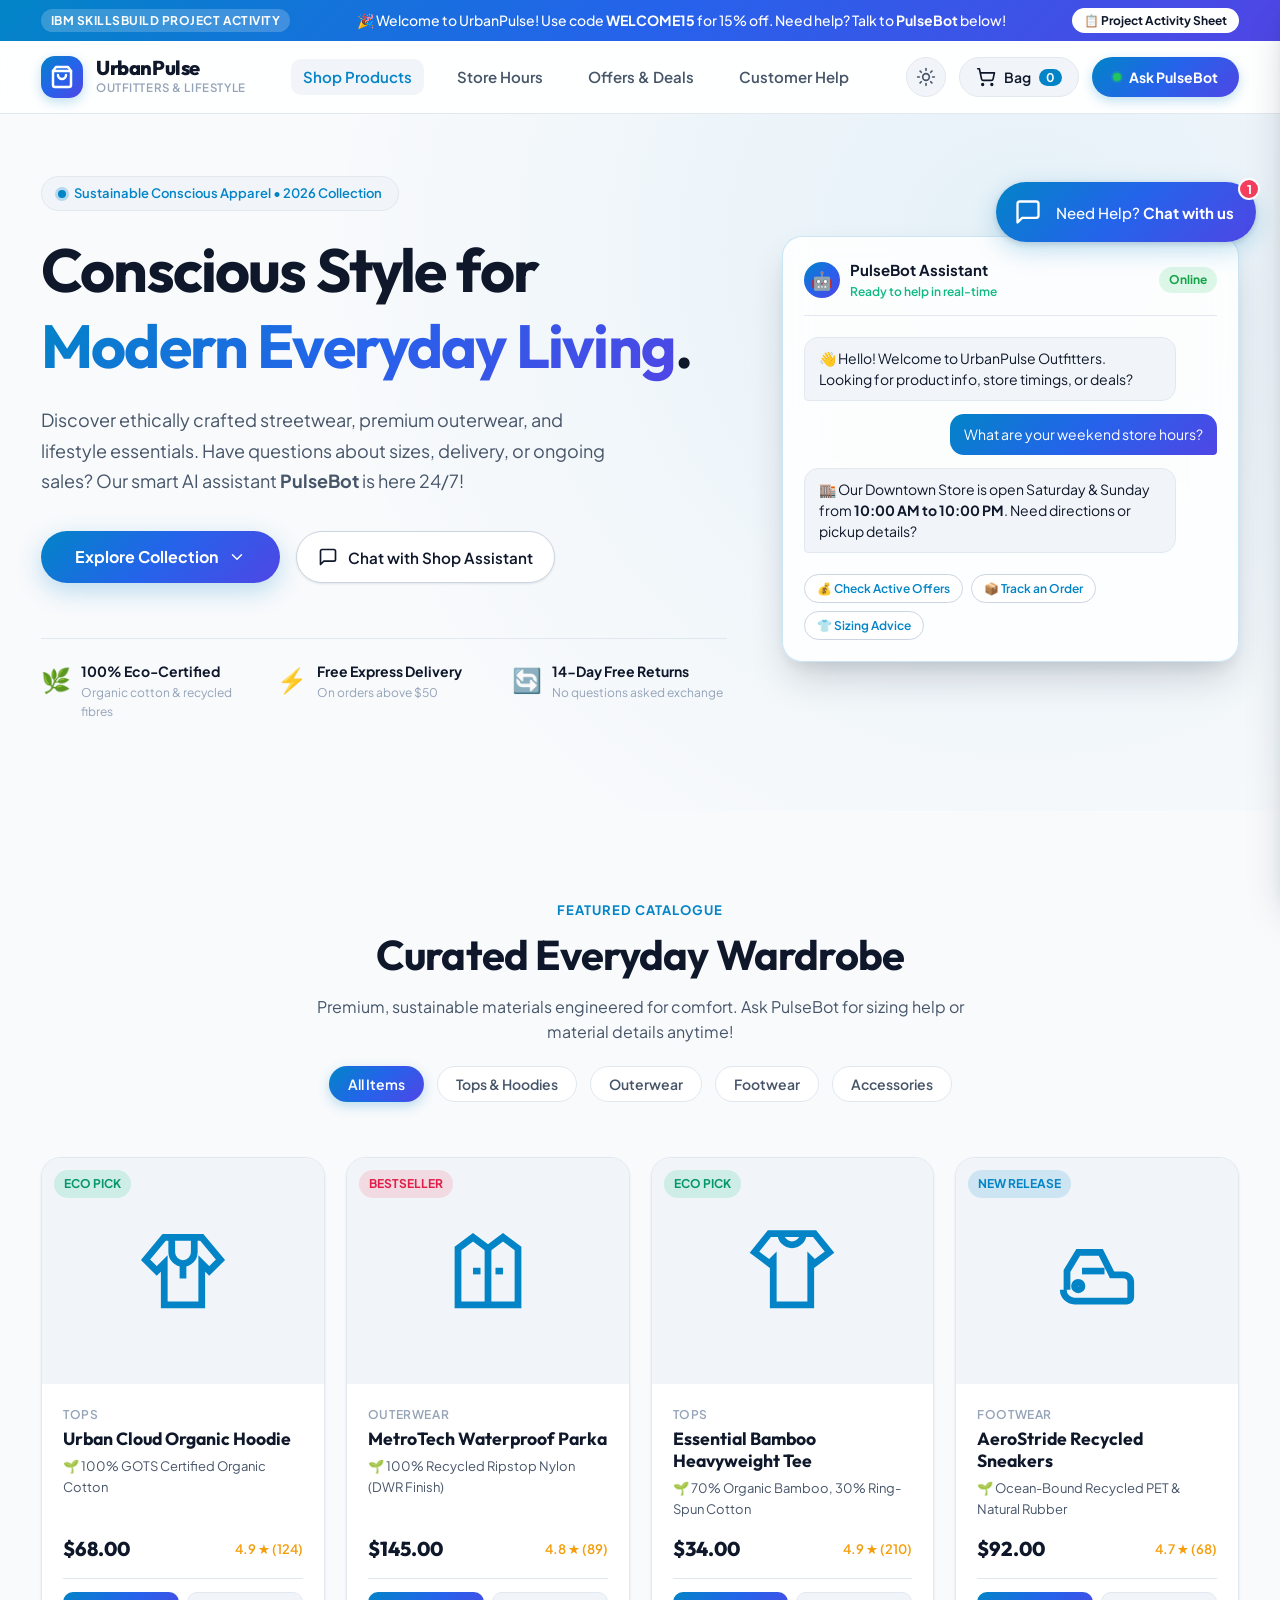
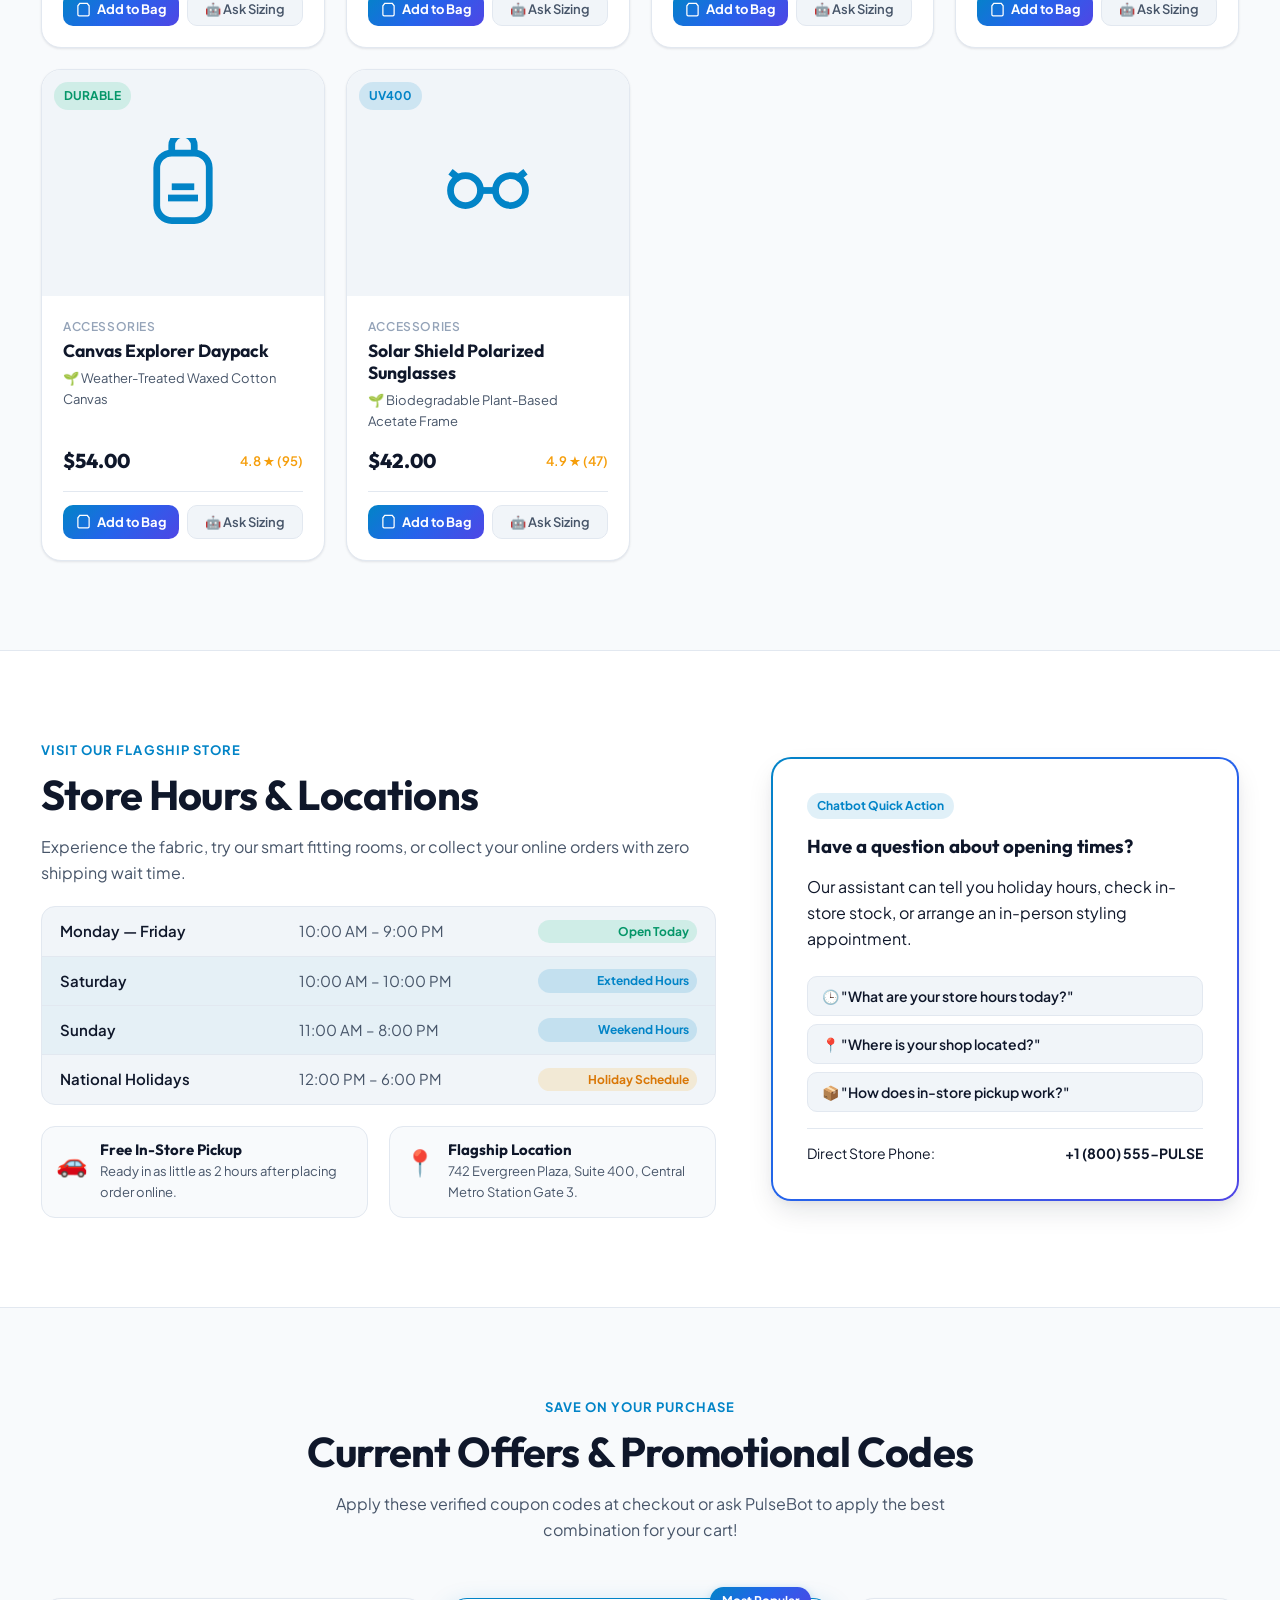
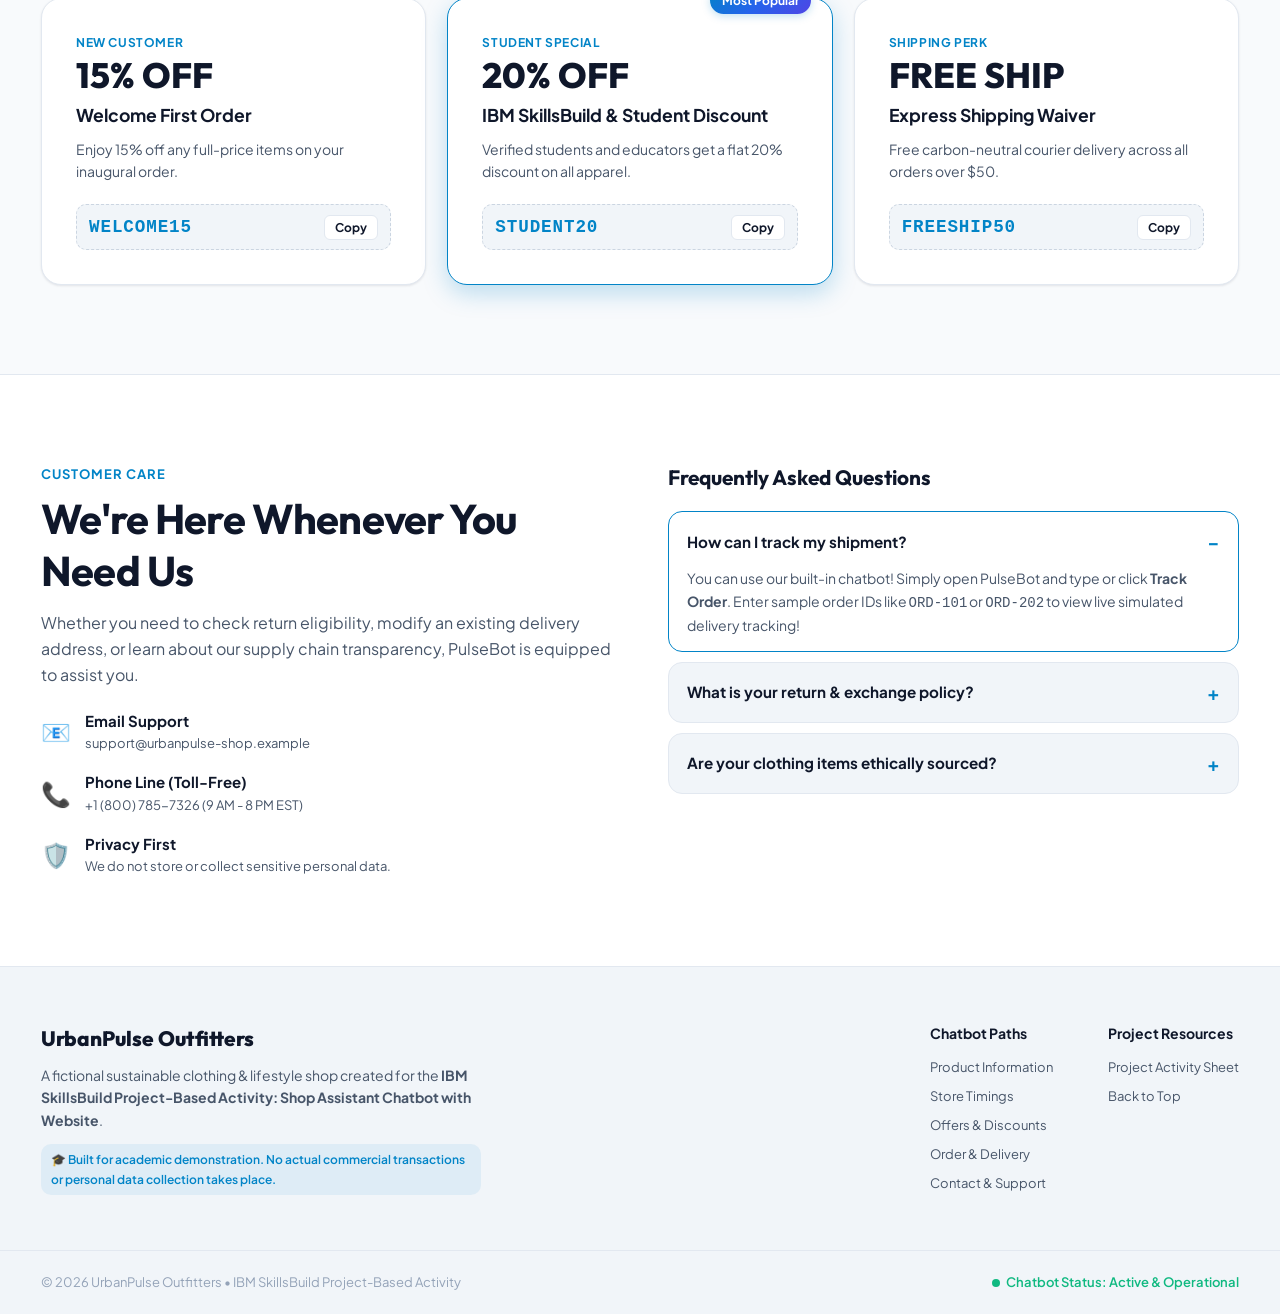
<file: index.html>
<!DOCTYPE html>
<html lang="en">
<head>
  <meta charset="UTF-8">
  <meta name="viewport" content="width=device-width, initial-scale=1.0">
  <meta name="description" content="UrbanPulse Outfitters - Contemporary Sustainable Fashion with PulseBot AI Shop Assistant for IBM SkillsBuild Project-Based Activity.">
  <meta name="author" content="IBM SkillsBuild Student">
  <title>UrbanPulse Outfitters | Shop Assistant Chatbot (IBM SkillsBuild Project)</title>
  
  <!-- Modern Google Fonts -->
  <link rel="preconnect" href="https://fonts.googleapis.com">
  <link rel="preconnect" href="https://fonts.gstatic.com" crossorigin>
  <link href="https://fonts.googleapis.com/css2?family=Outfit:wght@300;400;500;600;700;800&family=Plus+Jakarta+Sans:wght@300;400;500;600;700&display=swap" rel="stylesheet">
  
  <!-- Stylesheet -->
  <link rel="stylesheet" href="style.css">
</head>
<body>

  <!-- Top Announcement Bar -->
  <div class="announcement-bar" role="region" aria-label="Special announcements">
    <div class="container announcement-content">
      <span class="announcement-badge">IBM SkillsBuild Project Activity</span>
      <p class="announcement-text">
        🎉 Welcome to UrbanPulse! Use code <strong>WELCOME15</strong> for 15% off. Need help? Talk to <strong>PulseBot</strong> below!
      </p>
      <div class="announcement-actions">
        <button id="viewProjectSheetBtn" class="pill-btn-small" aria-label="View Project Submission Dossier">
          📋 Project Activity Sheet
        </button>
      </div>
    </div>
  </div>

  <!-- Main Navigation Header -->
  <header class="main-header" role="banner">
    <div class="container header-container">
      <div class="brand-logo">
        <a href="#home" class="logo-link">
          <div class="logo-icon">
            <svg width="24" height="24" viewBox="0 0 24 24" fill="none" stroke="currentColor" stroke-width="2.5" stroke-linecap="round" stroke-linejoin="round">
              <path d="M6 2 3 6v14a2 2 0 0 0 2 2h14a2 2 0 0 0 2-2V6l-3-4Z"></path>
              <path d="M3 6h18"></path>
              <path d="M16 10a4 4 0 0 1-8 0"></path>
            </svg>
          </div>
          <div class="logo-text">
            <span class="brand-name">UrbanPulse</span>
            <span class="brand-sub">Outfitters & Lifestyle</span>
          </div>
        </a>
      </div>

      <nav class="nav-links" role="navigation" aria-label="Primary Navigation">
        <a href="#products" class="nav-link active">Shop Products</a>
        <a href="#timings" class="nav-link">Store Hours</a>
        <a href="#offers" class="nav-link">Offers & Deals</a>
        <a href="#support" class="nav-link">Customer Help</a>
      </nav>

      <div class="header-actions">
        <!-- Theme Toggle -->
        <button id="themeToggleBtn" class="icon-btn" aria-label="Toggle light or dark theme" title="Toggle theme">
          <svg id="themeIconSun" width="20" height="20" viewBox="0 0 24 24" fill="none" stroke="currentColor" stroke-width="2" stroke-linecap="round" stroke-linejoin="round">
            <circle cx="12" cy="12" r="4"></circle>
            <path d="M12 2v2"></path>
            <path d="M12 20v2"></path>
            <path d="m4.93 4.93 1.41 1.41"></path>
            <path d="m17.66 17.66 1.41 1.41"></path>
            <path d="M2 12h2"></path>
            <path d="M20 12h2"></path>
            <path d="m6.34 17.66-1.41 1.41"></path>
            <path d="m19.07 4.93-1.41 1.41"></path>
          </svg>
        </button>

        <!-- Cart Button -->
        <button id="cartToggleBtn" class="cart-btn" aria-label="View Shopping Cart">
          <svg width="20" height="20" viewBox="0 0 24 24" fill="none" stroke="currentColor" stroke-width="2" stroke-linecap="round" stroke-linejoin="round">
            <circle cx="8" cy="21" r="1"></circle>
            <circle cx="19" cy="21" r="1"></circle>
            <path d="M2.05 2.05h2l2.66 12.42a2 2 0 0 0 2 1.58h9.78a2 2 0 0 0 1.95-1.57l1.65-7.43H5.12"></path>
          </svg>
          <span class="cart-label">Bag</span>
          <span id="cartCountBadge" class="cart-badge">0</span>
        </button>

        <!-- Chat Launch Header CTA -->
        <button id="headerChatLaunchBtn" class="primary-btn-header" aria-label="Open PulseBot Assistant">
          <span class="bot-status-dot"></span>
          <span>Ask PulseBot</span>
        </button>
      </div>
    </div>
  </header>

  <!-- Hero Section -->
  <main id="main-content">
    <section id="home" class="hero-section" aria-labelledby="hero-heading">
      <div class="container hero-grid">
        <div class="hero-content">
          <div class="hero-pill">
            <span class="pulse-indicator"></span>
            <span>Sustainable Conscious Apparel &bull; 2026 Collection</span>
          </div>
          <h1 id="hero-heading" class="hero-title">
            Conscious Style for <span class="gradient-text">Modern Everyday Living</span>.
          </h1>
          <p class="hero-description">
            Discover ethically crafted streetwear, premium outerwear, and lifestyle essentials. Have questions about sizes, delivery, or ongoing sales? Our smart AI assistant <strong>PulseBot</strong> is here 24/7!
          </p>
          <div class="hero-cta-group">
            <a href="#products" class="primary-cta-btn">
              Explore Collection
              <svg width="18" height="18" viewBox="0 0 24 24" fill="none" stroke="currentColor" stroke-width="2" stroke-linecap="round" stroke-linejoin="round">
                <path d="m6 9 6 6 6-6"></path>
              </svg>
            </a>
            <button id="heroOpenChatBtn" class="secondary-cta-btn">
              <svg width="20" height="20" viewBox="0 0 24 24" fill="none" stroke="currentColor" stroke-width="2" stroke-linecap="round" stroke-linejoin="round">
                <path d="M21 15a2 2 0 0 1-2 2H7l-4 4V5a2 2 0 0 1 2-2h14a2 2 0 0 1 2 2z"></path>
              </svg>
              Chat with Shop Assistant
            </button>
          </div>

          <!-- Feature Highlights -->
          <div class="hero-highlights">
            <div class="highlight-item">
              <div class="highlight-icon">🌿</div>
              <div>
                <strong>100% Eco-Certified</strong>
                <p>Organic cotton & recycled fibres</p>
              </div>
            </div>
            <div class="highlight-item">
              <div class="highlight-icon">⚡</div>
              <div>
                <strong>Free Express Delivery</strong>
                <p>On orders above $50</p>
              </div>
            </div>
            <div class="highlight-item">
              <div class="highlight-icon">🔄</div>
              <div>
                <strong>14-Day Free Returns</strong>
                <p>No questions asked exchange</p>
              </div>
            </div>
          </div>
        </div>

        <div class="hero-visual">
          <div class="glass-card hero-preview-card">
            <div class="preview-card-header">
              <div class="chat-header-sample">
                <div class="avatar-small">🤖</div>
                <div>
                  <div class="bot-name-small">PulseBot Assistant</div>
                  <div class="bot-online-text">Ready to help in real-time</div>
                </div>
              </div>
              <span class="active-badge">Online</span>
            </div>
            <div class="sample-chat-bubbles">
              <div class="sample-bubble bot">
                👋 Hello! Welcome to UrbanPulse Outfitters. Looking for product info, store timings, or deals?
              </div>
              <div class="sample-bubble user">
                What are your weekend store hours?
              </div>
              <div class="sample-bubble bot">
                🏬 Our Downtown Store is open Saturday & Sunday from <strong>10:00 AM to 10:00 PM</strong>. Need directions or pickup details?
              </div>
            </div>
            <div class="preview-actions">
              <button class="sample-chip" onclick="window.PulseChat.triggerIntent('offers')">💰 Check Active Offers</button>
              <button class="sample-chip" onclick="window.PulseChat.triggerIntent('track')">📦 Track an Order</button>
              <button class="sample-chip" onclick="window.PulseChat.triggerIntent('products')">👕 Sizing Advice</button>
            </div>
          </div>
        </div>
      </div>
    </section>

    <!-- Product Showcase Section -->
    <section id="products" class="products-section" aria-labelledby="products-heading">
      <div class="container">
        <div class="section-header">
          <div class="section-tag">Featured Catalogue</div>
          <h2 id="products-heading" class="section-title">Curated Everyday Wardrobe</h2>
          <p class="section-subtitle">
            Premium, sustainable materials engineered for comfort. Ask PulseBot for sizing help or material details anytime!
          </p>

          <!-- Category Filters -->
          <div class="category-filters" role="tablist" aria-label="Filter products">
            <button class="filter-btn active" data-category="all" role="tab" aria-selected="true">All Items</button>
            <button class="filter-btn" data-category="tops" role="tab" aria-selected="false">Tops & Hoodies</button>
            <button class="filter-btn" data-category="outerwear" role="tab" aria-selected="false">Outerwear</button>
            <button class="filter-btn" data-category="footwear" role="tab" aria-selected="false">Footwear</button>
            <button class="filter-btn" data-category="accessories" role="tab" aria-selected="false">Accessories</button>
          </div>
        </div>

        <!-- Dynamic Product Grid -->
        <div id="productGrid" class="product-grid">
          <!-- Populated dynamically by app.js -->
        </div>
      </div>
    </section>

    <!-- Store Timings & Pickup Location Section -->
    <section id="timings" class="timings-section" aria-labelledby="timings-heading">
      <div class="container">
        <div class="timings-grid">
          <div class="timings-info-card">
            <div class="section-tag">Visit Our Flagship Store</div>
            <h2 id="timings-heading" class="section-title">Store Hours & Locations</h2>
            <p class="section-subtitle">
              Experience the fabric, try our smart fitting rooms, or collect your online orders with zero shipping wait time.
            </p>

            <div class="schedule-table">
              <div class="schedule-row">
                <span class="day-col">Monday — Friday</span>
                <span class="time-col">10:00 AM – 9:00 PM</span>
                <span class="status-col open">Open Today</span>
              </div>
              <div class="schedule-row highlight">
                <span class="day-col">Saturday</span>
                <span class="time-col">10:00 AM – 10:00 PM</span>
                <span class="status-col weekend">Extended Hours</span>
              </div>
              <div class="schedule-row highlight">
                <span class="day-col">Sunday</span>
                <span class="time-col">11:00 AM – 8:00 PM</span>
                <span class="status-col weekend">Weekend Hours</span>
              </div>
              <div class="schedule-row">
                <span class="day-col">National Holidays</span>
                <span class="time-col">12:00 PM – 6:00 PM</span>
                <span class="status-col holiday">Holiday Schedule</span>
              </div>
            </div>

            <div class="pickup-perks">
              <div class="perk-box">
                <div class="perk-icon">🚗</div>
                <div>
                  <h4>Free In-Store Pickup</h4>
                  <p>Ready in as little as 2 hours after placing order online.</p>
                </div>
              </div>
              <div class="perk-box">
                <div class="perk-icon">📍</div>
                <div>
                  <h4>Flagship Location</h4>
                  <p>742 Evergreen Plaza, Suite 400, Central Metro Station Gate 3.</p>
                </div>
              </div>
            </div>
          </div>

          <div class="timings-chat-assist-card">
            <div class="assist-card-inner">
              <div class="badge-accent">Chatbot Quick Action</div>
              <h3>Have a question about opening times?</h3>
              <p>Our assistant can tell you holiday hours, check in-store stock, or arrange an in-person styling appointment.</p>
              
              <div class="quick-timing-prompts">
                <button class="quick-prompt-btn" onclick="window.PulseChat.sendMessage('What are your store hours today?')">
                  🕒 "What are your store hours today?"
                </button>
                <button class="quick-prompt-btn" onclick="window.PulseChat.sendMessage('Where is your shop located?')">
                  📍 "Where is your shop located?"
                </button>
                <button class="quick-prompt-btn" onclick="window.PulseChat.sendMessage('How does in-store pickup work?')">
                  📦 "How does in-store pickup work?"
                </button>
              </div>

              <div class="support-direct">
                <span>Direct Store Phone:</span>
                <strong>+1 (800) 555-PULSE</strong>
              </div>
            </div>
          </div>
        </div>
      </div>
    </section>

    <!-- Promotional Offers Section -->
    <section id="offers" class="offers-section" aria-labelledby="offers-heading">
      <div class="container">
        <div class="section-header">
          <div class="section-tag">Save on Your Purchase</div>
          <h2 id="offers-heading" class="section-title">Current Offers & Promotional Codes</h2>
          <p class="section-subtitle">
            Apply these verified coupon codes at checkout or ask PulseBot to apply the best combination for your cart!
          </p>
        </div>

        <div class="offers-grid">
          <!-- Offer Card 1 -->
          <div class="offer-card">
            <div class="offer-tag">New Customer</div>
            <div class="offer-discount">15% OFF</div>
            <div class="offer-title">Welcome First Order</div>
            <p class="offer-desc">Enjoy 15% off any full-price items on your inaugural order.</p>
            <div class="coupon-box">
              <code>WELCOME15</code>
              <button class="copy-btn" onclick="window.copyCoupon('WELCOME15', this)">Copy</button>
            </div>
          </div>

          <!-- Offer Card 2 -->
          <div class="offer-card popular">
            <div class="popular-ribbon">Most Popular</div>
            <div class="offer-tag">Student Special</div>
            <div class="offer-discount">20% OFF</div>
            <div class="offer-title">IBM SkillsBuild & Student Discount</div>
            <p class="offer-desc">Verified students and educators get a flat 20% discount on all apparel.</p>
            <div class="coupon-box">
              <code>STUDENT20</code>
              <button class="copy-btn" onclick="window.copyCoupon('STUDENT20', this)">Copy</button>
            </div>
          </div>

          <!-- Offer Card 3 -->
          <div class="offer-card">
            <div class="offer-tag">Shipping Perk</div>
            <div class="offer-discount">FREE SHIP</div>
            <div class="offer-title">Express Shipping Waiver</div>
            <p class="offer-desc">Free carbon-neutral courier delivery across all orders over $50.</p>
            <div class="coupon-box">
              <code>FREESHIP50</code>
              <button class="copy-btn" onclick="window.copyCoupon('FREESHIP50', this)">Copy</button>
            </div>
          </div>
        </div>
      </div>
    </section>

    <!-- Support & FAQs Section -->
    <section id="support" class="support-section" aria-labelledby="support-heading">
      <div class="container">
        <div class="support-box">
          <div class="support-text-col">
            <div class="section-tag">Customer Care</div>
            <h2 id="support-heading" class="section-title">We're Here Whenever You Need Us</h2>
            <p class="section-subtitle">
              Whether you need to check return eligibility, modify an existing delivery address, or learn about our supply chain transparency, PulseBot is equipped to assist you.
            </p>
            <div class="contact-details">
              <div class="contact-item">
                <span class="c-icon">📧</span>
                <div>
                  <strong>Email Support</strong>
                  <p>support@urbanpulse-shop.example</p>
                </div>
              </div>
              <div class="contact-item">
                <span class="c-icon">📞</span>
                <div>
                  <strong>Phone Line (Toll-Free)</strong>
                  <p>+1 (800) 785-7326 (9 AM - 8 PM EST)</p>
                </div>
              </div>
              <div class="contact-item">
                <span class="c-icon">🛡️</span>
                <div>
                  <strong>Privacy First</strong>
                  <p>We do not store or collect sensitive personal data.</p>
                </div>
              </div>
            </div>
          </div>

          <div class="faq-accordion-col">
            <h3>Frequently Asked Questions</h3>
            <div class="accordion-list">
              <details class="faq-item" open>
                <summary>How can I track my shipment?</summary>
                <div class="faq-answer">
                  You can use our built-in chatbot! Simply open PulseBot and type or click <strong>Track Order</strong>. Enter sample order IDs like <code>ORD-101</code> or <code>ORD-202</code> to view live simulated delivery tracking!
                </div>
              </details>
              <details class="faq-item">
                <summary>What is your return & exchange policy?</summary>
                <div class="faq-answer">
                  We offer a 14-day hassle-free return window for unworn items with original tags intact. Exchanges are always 100% free of charge!
                </div>
              </details>
              <details class="faq-item">
                <summary>Are your clothing items ethically sourced?</summary>
                <div class="faq-answer">
                  Yes, 100% of our collection uses GOTS-certified organic cotton, OEKO-TEX non-toxic dyes, and recycled polyester blends.
                </div>
              </details>
            </div>
          </div>
        </div>
      </div>
    </section>
  </main>

  <!-- Footer -->
  <footer class="main-footer" role="contentinfo">
    <div class="container footer-content">
      <div class="footer-left">
        <div class="footer-brand">UrbanPulse Outfitters</div>
        <p>A fictional sustainable clothing & lifestyle shop created for the <strong>IBM SkillsBuild Project-Based Activity: Shop Assistant Chatbot with Website</strong>.</p>
        <div class="academic-disclaimer">
          🎓 Built for academic demonstration. No actual commercial transactions or personal data collection takes place.
        </div>
      </div>

      <div class="footer-links-group">
        <div class="f-col">
          <strong>Chatbot Paths</strong>
          <a href="#" onclick="window.PulseChat.triggerIntent('products'); return false;">Product Information</a>
          <a href="#" onclick="window.PulseChat.triggerIntent('timings'); return false;">Store Timings</a>
          <a href="#" onclick="window.PulseChat.triggerIntent('offers'); return false;">Offers & Discounts</a>
          <a href="#" onclick="window.PulseChat.triggerIntent('track'); return false;">Order & Delivery</a>
          <a href="#" onclick="window.PulseChat.triggerIntent('contact'); return false;">Contact & Support</a>
        </div>
        <div class="f-col">
          <strong>Project Resources</strong>
          <a href="#" onclick="document.getElementById('viewProjectSheetBtn').click(); return false;">Project Activity Sheet</a>
          <a href="#home">Back to Top</a>
        </div>
      </div>
    </div>
    <div class="footer-bottom">
      <div class="container copyright-bar">
        <span>&copy; 2026 UrbanPulse Outfitters &bull; IBM SkillsBuild Project-Based Activity</span>
        <span class="status-indicator-live"><span class="dot"></span> Chatbot Status: Active & Operational</span>
      </div>
    </div>
  </footer>

  <!-- ======================================================== -->
  <!-- FLOATING CHATBOT WIDGET (PulseBot)                      -->
  <!-- ======================================================== -->
  <div id="chatWidgetContainer" class="chat-widget-container">
    
    <!-- Collapsed Toggle Button -->
    <button id="chatToggleBtn" class="chat-toggle-btn" aria-label="Open Shop Assistant Chatbot" aria-expanded="false">
      <div class="chat-toggle-icon">
        <!-- Bot SVG Icon -->
        <svg class="icon-open" width="28" height="28" viewBox="0 0 24 24" fill="none" stroke="currentColor" stroke-width="2" stroke-linecap="round" stroke-linejoin="round">
          <path d="M21 15a2 2 0 0 1-2 2H7l-4 4V5a2 2 0 0 1 2-2h14a2 2 0 0 1 2 2z"></path>
        </svg>
        <!-- Close SVG Icon -->
        <svg class="icon-close" width="24" height="24" viewBox="0 0 24 24" fill="none" stroke="currentColor" stroke-width="2" stroke-linecap="round" stroke-linejoin="round">
          <line x1="18" y1="6" x2="6" y2="18"></line>
          <line x1="6" y1="6" x2="18" y2="18"></line>
        </svg>
      </div>
      <span class="chat-toggle-text">Need Help? <strong>Chat with us</strong></span>
      <span id="unreadBadge" class="unread-badge">1</span>
    </button>

    <!-- Expanded Chat Window -->
    <div id="chatWindow" class="chat-window hidden" role="dialog" aria-labelledby="chatBotTitle" aria-modal="false">
      
      <!-- Chat Header -->
      <div class="chat-header">
        <div class="bot-profile">
          <div class="bot-avatar">
            <svg width="22" height="22" viewBox="0 0 24 24" fill="none" stroke="currentColor" stroke-width="2" stroke-linecap="round" stroke-linejoin="round">
              <rect width="18" height="12" x="3" y="6" rx="2"></rect>
              <circle cx="9" cy="12" r="1"></circle>
              <circle cx="15" cy="12" r="1"></circle>
              <path d="M12 2v4"></path>
              <path d="M8 18v2"></path>
              <path d="M16 18v2"></path>
            </svg>
            <span class="avatar-online-dot"></span>
          </div>
          <div class="bot-identity">
            <h3 id="chatBotTitle" class="bot-title">PulseBot Assistant</h3>
            <span class="bot-subtitle">⚡ AI Powered • Ask Anything!</span>
          </div>
        </div>

        <div class="chat-header-controls">
          <!-- Audio chime toggle -->
          <button id="soundToggleBtn" class="chat-ctrl-btn" title="Toggle audio sound effects" aria-label="Toggle sound">
            <svg id="soundIconOn" width="16" height="16" viewBox="0 0 24 24" fill="none" stroke="currentColor" stroke-width="2" stroke-linecap="round" stroke-linejoin="round">
              <polygon points="11 5 6 9 2 9 2 15 6 15 11 19 11 5"></polygon>
              <path d="M15.54 8.46a5 5 0 0 1 0 7.07"></path>
            </svg>
          </button>
          
          <!-- Restart Chat -->
          <button id="restartChatBtn" class="chat-ctrl-btn" title="Restart conversation flow" aria-label="Reset chat">
            <svg width="16" height="16" viewBox="0 0 24 24" fill="none" stroke="currentColor" stroke-width="2" stroke-linecap="round" stroke-linejoin="round">
              <path d="M3 12a9 9 0 1 0 9-9 9.75 9.75 0 0 0-6.74 2.74L3 8"></path>
              <path d="M3 3v5h5"></path>
            </svg>
          </button>

          <!-- Minimize Window -->
          <button id="closeChatBtn" class="chat-ctrl-btn" title="Minimize chat window" aria-label="Close chat">
            <svg width="18" height="18" viewBox="0 0 24 24" fill="none" stroke="currentColor" stroke-width="2" stroke-linecap="round" stroke-linejoin="round">
              <line x1="18" y1="6" x2="6" y2="18"></line>
              <line x1="6" y1="6" x2="18" y2="18"></line>
            </svg>
          </button>
        </div>
      </div>

      <!-- Privacy Safe Notice Banner (Fulfills IBM rubric: Avoid collecting real personal information) -->
      <div class="chat-privacy-notice">
        <span>🔒 Safe AI demo: Please do not submit real passwords or sensitive personal details.</span>
      </div>

      <!-- Chat Messages Scroll Container -->
      <div id="chatMessages" class="chat-messages" role="log" aria-live="polite">
        <!-- Injected via JavaScript -->
      </div>

      <!-- Typing Indicator -->
      <div id="typingIndicator" class="typing-indicator hidden" aria-hidden="true">
        <div class="dot-typing"></div>
        <div class="dot-typing"></div>
        <div class="dot-typing"></div>
        <span class="typing-text">PulseBot is thinking...</span>
      </div>

      <!-- Quick Reply Action Chips Container -->
      <div id="chatChipsContainer" class="chat-chips-container" role="group" aria-label="Quick options">
        <!-- Dynamically populated chips -->
      </div>

      <!-- Chat Input Area -->
      <form id="chatForm" class="chat-input-form" onsubmit="event.preventDefault();">
        <input 
          type="text" 
          id="chatInput" 
          class="chat-input" 
          placeholder="Type anything freely or pick an option (e.g. 'vegan shoes?', 'ORD-101')..." 
          autocomplete="off"
          aria-label="Type your message to PulseBot"
        >
        <button type="submit" id="chatSendBtn" class="chat-send-btn" aria-label="Send message">
          <svg width="18" height="18" viewBox="0 0 24 24" fill="none" stroke="currentColor" stroke-width="2.5" stroke-linecap="round" stroke-linejoin="round">
            <line x1="22" y1="2" x2="11" y2="13"></line>
            <polygon points="22 2 15 22 11 13 2 9 22 2"></polygon>
          </svg>
        </button>
      </form>
    </div>
  </div>

  <!-- ======================================================== -->
  <!-- SHOPPING CART SLIDE-OVER DRAWER                         -->
  <!-- ======================================================== -->
  <div id="cartModalBackdrop" class="modal-backdrop hidden" aria-hidden="true"></div>
  <aside id="cartDrawer" class="cart-drawer hidden" aria-labelledby="cartDrawerTitle" role="dialog" aria-modal="true">
    <div class="cart-drawer-header">
      <h3 id="cartDrawerTitle">Your Shopping Bag (<span id="cartDrawerCount">0</span>)</h3>
      <button id="closeCartBtn" class="close-btn" aria-label="Close cart">
        <svg width="20" height="20" viewBox="0 0 24 24" fill="none" stroke="currentColor" stroke-width="2">
          <line x1="18" y1="6" x2="6" y2="18"></line>
          <line x1="6" y1="6" x2="18" y2="18"></line>
        </svg>
      </button>
    </div>

    <div id="cartItemsList" class="cart-items-list">
      <!-- Items dynamically populated -->
      <div class="empty-cart-state">
        <div class="empty-cart-icon">🛍️</div>
        <h4>Your bag is empty</h4>
        <p>Explore our organic collection or ask PulseBot for recommendations!</p>
      </div>
    </div>

    <div class="cart-drawer-footer">
      <div class="cart-summary-line">
        <span>Subtotal</span>
        <strong id="cartSubtotalText">$0.00</strong>
      </div>
      <div class="cart-summary-line discount-line hidden" id="cartDiscountRow">
        <span>Discount applied (<span id="appliedCodeText"></span>)</span>
        <strong id="cartDiscountText" class="discount-val">-$0.00</strong>
      </div>
      <div class="cart-summary-line total-line">
        <span>Estimated Total</span>
        <strong id="cartTotalText">$0.00</strong>
      </div>

      <div class="cart-coupon-input-group">
        <input type="text" id="cartCouponInput" placeholder="Enter coupon (e.g. WELCOME15)" uppercase>
        <button id="applyCouponBtn" class="pill-btn-small">Apply</button>
      </div>

      <button id="checkoutBtn" class="checkout-btn" onclick="window.PulseShop.simulateCheckout()">
        Proceed to Simulated Checkout
      </button>
      <p class="cart-mock-note">💡 Demo checkout - No real credit card or payment required.</p>
    </div>
  </aside>

  <!-- ======================================================== -->
  <!-- IBM SKILLSBUILD PROJECT SUBMISSION DOSSIER MODAL        -->
  <!-- ======================================================== -->
  <div id="projectModalBackdrop" class="modal-backdrop hidden" aria-hidden="true"></div>
  <div id="projectModal" class="project-modal hidden" role="dialog" aria-labelledby="projectModalHeading" aria-modal="true">
    <div class="project-modal-header">
      <div class="pm-title-group">
        <span class="pm-tag">IBM SkillsBuild | Project-Based Activity</span>
        <h2 id="projectModalHeading">Shop Assistant Chatbot with Website - Project Dossier</h2>
      </div>
      <button id="closeProjectModalBtn" class="close-btn" aria-label="Close Project Sheet">
        <svg width="22" height="22" viewBox="0 0 24 24" fill="none" stroke="currentColor" stroke-width="2">
          <line x1="18" y1="6" x2="6" y2="18"></line>
          <line x1="6" y1="6" x2="18" y2="18"></line>
        </svg>
      </button>
    </div>

    <div class="project-modal-body">
      <!-- Student Info Form Section -->
      <div class="dossier-card student-info-card">
        <h3>📝 Student Details & Activity Info</h3>
        <div class="form-row-2col">
          <div class="form-group">
            <label for="studentNameInput">Student Name:</label>
            <input type="text" id="studentNameInput" placeholder="Enter your full name" value="Chirag Goenka">
          </div>
          <div class="form-group">
            <label for="classSectionInput">Class, Section & School:</label>
            <input type="text" id="classSectionInput" placeholder="e.g. Grade 9 A" value="Grade 9 A, Lakshmipat Singhania Academy">
          </div>
        </div>
        <div class="form-row-2col">
          <div class="form-group">
            <label>Fictional Shop Name:</label>
            <input type="text" value="UrbanPulse Outfitters (Sustainable Clothing Store)" readonly>
          </div>
          <div class="form-group">
            <label>Chatbot Name:</label>
            <input type="text" value="PulseBot (Customer Support & Shopping Assistant)" readonly>
          </div>
        </div>
      </div>

      <!-- Task Verification Matrix -->
      <div class="dossier-card">
        <h3>✅ Project Task Verification Matrix</h3>
        <div class="table-responsive">
          <table class="rubric-table">
            <thead>
              <tr>
                <th>Requirement (From IBM Sheet)</th>
                <th>Implementation in this Project</th>
                <th>Status</th>
              </tr>
            </thead>
            <tbody>
              <tr>
                <td><strong>Fictional Shop Concept</strong></td>
                <td>UrbanPulse Outfitters: Sustainable contemporary clothing & streetwear store</td>
                <td><span class="status-pill green">Completed</span></td>
              </tr>
              <tr>
                <td><strong>Welcome Customers</strong></td>
                <td>PulseBot greets with animated welcome bubble, quick guide, and intuitive starting paths</td>
                <td><span class="status-pill green">Completed</span></td>
              </tr>
              <tr>
                <td><strong>Conversation Path 1: Product Information</strong></td>
                <td>Catalogue overview, sizing recommendations, organic materials, fit tips, and mini cards</td>
                <td><span class="status-pill green">Completed</span></td>
              </tr>
              <tr>
                <td><strong>Conversation Path 2: Store Timings</strong></td>
                <td>Weekday vs weekend timings, holiday schedule, flagship store location & 2-hr pickup</td>
                <td><span class="status-pill green">Completed</span></td>
              </tr>
              <tr>
                <td><strong>Conversation Path 3: Offers & Deals</strong></td>
                <td>Active discount coupons (WELCOME15, STUDENT20, FREESHIP50), loyalty points info</td>
                <td><span class="status-pill green">Completed</span></td>
              </tr>
              <tr>
                <td><strong>Conversation Path 4: Order & Delivery Help</strong></td>
                <td>Live simulated tracking ID query (ORD-101, ORD-202, ORD-303), delivery speeds, 14-day return policy</td>
                <td><span class="status-pill green">Completed</span></td>
              </tr>
              <tr>
                <td><strong>Conversation Path 5: Contact Us & Escalation</strong></td>
                <td>Support helpline, official email, physical address, and friendly agent ticket escalation</td>
                <td><span class="status-pill green">Completed</span></td>
              </tr>
              <tr>
                <td><strong>Shop Webpage Demonstration</strong></td>
                <td>Interactive responsive e-commerce web app with live product cards, cart, and floating chat widget</td>
                <td><span class="status-pill green">Completed</span></td>
              </tr>
              <tr>
                <td><strong>No Personal Data Collection</strong></td>
                <td>Strict privacy design notice and local session simulator with zero sensitive storage</td>
                <td><span class="status-pill green">Completed</span></td>
              </tr>
            </tbody>
          </table>
        </div>
      </div>

      <!-- Chatbot Flow Architecture Diagram -->
      <div class="dossier-card">
        <h3>🔄 Chatbot Flowchart Architecture</h3>
        <p class="flow-desc">Demonstrates the minimum conversational flow: <em>Welcome &rarr; Needs Assessment &rarr; Show Choices &rarr; Provide Response &rarr; Offer Next Options &rarr; Wrap up / Contact Support</em>.</p>
        <div class="flow-diagram-visual">
          <div class="flow-step">
            <div class="step-num">Step 1</div>
            <div class="step-box start">👋 Welcome Message</div>
            <span class="step-sub">Greets user & establishes friendly persona</span>
          </div>
          <div class="flow-arrow">&rarr;</div>
          <div class="flow-step">
            <div class="step-num">Step 2</div>
            <div class="step-box">🎯 Ask Needs / Choices</div>
            <span class="step-sub">Presents 5 Quick Topic Chips + Free text input</span>
          </div>
          <div class="flow-arrow">&rarr;</div>
          <div class="flow-step">
            <div class="step-num">Step 3</div>
            <div class="step-box action">💡 Useful Response</div>
            <span class="step-sub">Detailed info, tracking cards, sizing guides, coupons</span>
          </div>
          <div class="flow-arrow">&rarr;</div>
          <div class="flow-step">
            <div class="step-num">Step 4</div>
            <div class="step-box">🔀 Offer Another Option</div>
            <span class="step-sub">Follow-up chips, back to main menu, related questions</span>
          </div>
          <div class="flow-arrow">&rarr;</div>
          <div class="flow-step">
            <div class="step-num">Step 5</div>
            <div class="step-box end">📞 Support / Goodbye</div>
            <span class="step-sub">Toll-free helpline, callback ticket, positive closure</span>
          </div>
        </div>
      </div>

      <!-- Student Declaration Section -->
      <div class="dossier-card declaration-card">
        <h3>📋 Student Declaration</h3>
        <div class="declaration-item">
          <label class="custom-checkbox">
            <input type="checkbox" id="decl1" checked>
            <span class="checkmark"></span>
            <span class="decl-text">1. I have registered on IBM SkillsBuild. [Yes]</span>
          </label>
        </div>
        <div class="declaration-item">
          <label class="custom-checkbox">
            <input type="checkbox" id="decl2" checked>
            <span class="checkmark"></span>
            <span class="decl-text">2. I have completed the given project-based activity: "Shop Assistant Chatbot with Website". [Yes]</span>
          </label>
        </div>
        <div class="declaration-item">
          <label class="custom-checkbox">
            <input type="checkbox" id="decl3" checked>
            <span class="checkmark"></span>
            <span class="decl-text">3. I have verified all 5 conversation paths and have prepared the submission URL / activity dossier for upload. [Yes]</span>
          </label>
        </div>
        <div class="signature-line">
          <span>Student Signature: <strong>Chirag Goenka (Digital Verification)</strong></span>
          <span>Date: <span id="currentDateSpan">2026-09-27</span></span>
        </div>
      </div>

      <!-- Actions -->
      <div class="modal-footer-actions">
        <button class="primary-cta-btn" onclick="window.print()">
          🖨️ Print / Save Activity Sheet as PDF
        </button>
        <button class="secondary-cta-btn" onclick="document.getElementById('closeProjectModalBtn').click()">
          Return to Live Shop
        </button>
      </div>
    </div>
  </div>

  <!-- Notification Toast -->
  <div id="toastNotification" class="toast-notification hidden" role="alert" aria-live="assertive">
    <span id="toastIcon">✨</span>
    <span id="toastMessage">Product added to bag!</span>
  </div>

  <!-- JavaScript -->
  <script src="app.js"></script>
</body>
</html>
</file>
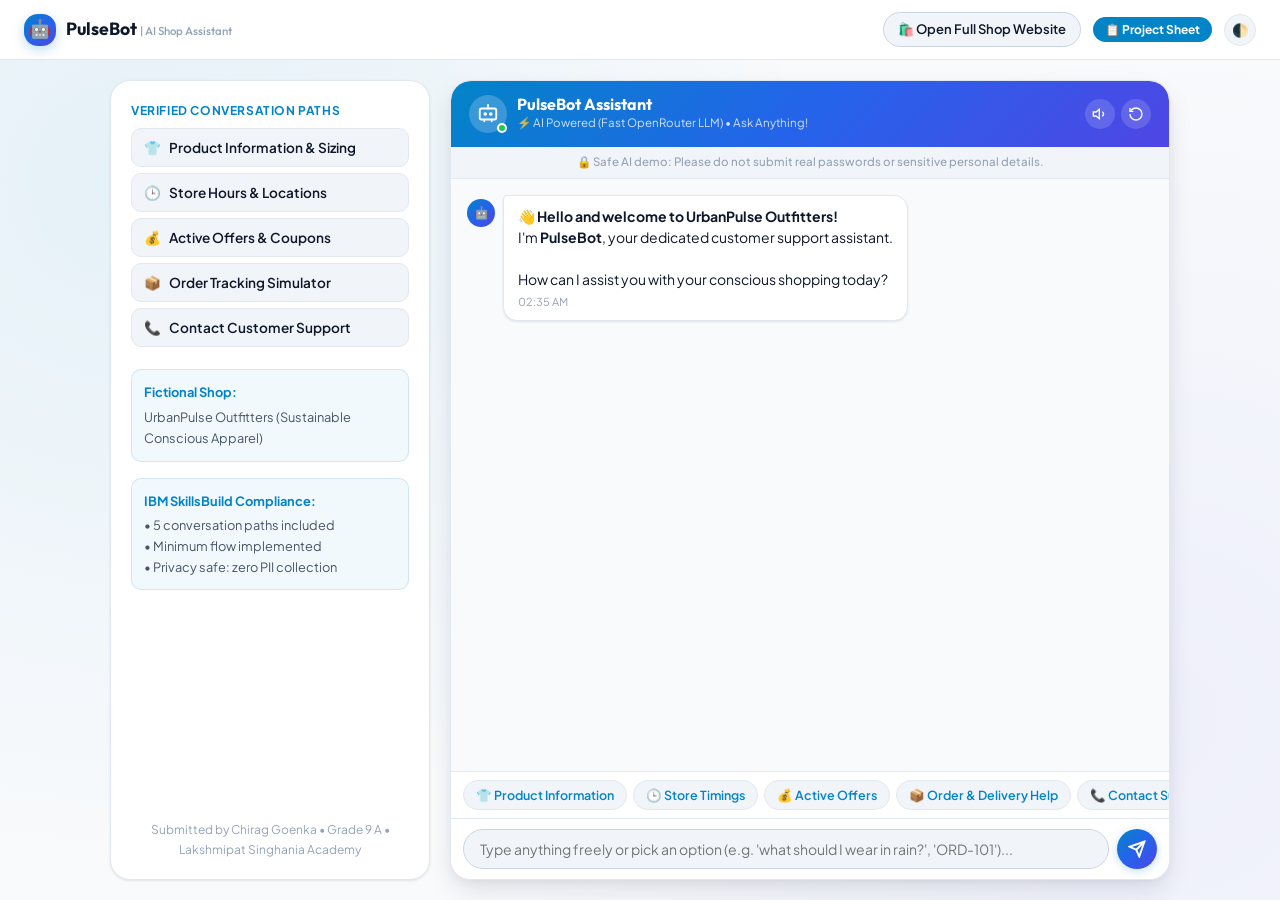
<file: chatbot.html>
<!DOCTYPE html>
<html lang="en">
<head>
  <meta charset="UTF-8">
  <meta name="viewport" content="width=device-width, initial-scale=1.0">
  <title>PulseBot | Dedicated AI Shop Assistant (IBM SkillsBuild)</title>
  <meta name="description" content="Dedicated full-screen AI Customer Support Chatbot for UrbanPulse Outfitters - IBM SkillsBuild Project-Based Activity.">
  
  <!-- Fonts -->
  <link rel="preconnect" href="https://fonts.googleapis.com">
  <link rel="preconnect" href="https://fonts.gstatic.com" crossorigin>
  <link href="https://fonts.googleapis.com/css2?family=Outfit:wght@400;600;700;800&family=Plus+Jakarta+Sans:wght@400;500;600;700&display=swap" rel="stylesheet">
  
  <link rel="stylesheet" href="style.css">
  <style>
    /* Standalone Fullscreen Chatbot Page Layout */
    body.standalone-chatbot-page {
      margin: 0;
      padding: 0;
      height: 100vh;
      display: flex;
      flex-direction: column;
      background: radial-gradient(circle at 10% 20%, rgba(2, 132, 199, 0.08) 0%, transparent 50%),
                  radial-gradient(circle at 90% 80%, rgba(79, 70, 229, 0.06) 0%, transparent 50%),
                  var(--bg-primary);
      overflow: hidden;
    }

    .standalone-nav {
      height: 60px;
      background: var(--bg-surface);
      border-bottom: 1px solid var(--border-subtle);
      display: flex;
      align-items: center;
      justify-content: space-between;
      padding: 0 24px;
      z-index: 20;
    }

    .standalone-brand {
      display: flex;
      align-items: center;
      gap: 10px;
      font-family: var(--font-heading);
      font-weight: 700;
      font-size: 1.1rem;
    }

    .standalone-nav-actions {
      display: flex;
      align-items: center;
      gap: 12px;
    }

    .btn-return-shop {
      background: var(--bg-surface-subtle);
      border: 1px solid var(--border-medium);
      color: var(--text-main);
      padding: 6px 14px;
      border-radius: var(--radius-full);
      font-size: 0.8125rem;
      font-weight: 600;
      display: inline-flex;
      align-items: center;
      gap: 6px;
      transition: all var(--transition-fast);
    }

    .btn-return-shop:hover {
      border-color: var(--brand-primary);
      color: var(--brand-primary);
    }

    .standalone-main-container {
      flex: 1;
      display: flex;
      max-width: 1100px;
      width: 100%;
      margin: 20px auto;
      height: calc(100vh - 100px);
      gap: 20px;
      padding: 0 20px;
    }

    /* Left Sidebar: Quick Path Guides & Store Info */
    .chatbot-sidebar {
      width: 320px;
      background: var(--bg-surface);
      border: 1px solid var(--border-subtle);
      border-radius: var(--radius-lg);
      padding: 20px;
      box-shadow: var(--shadow-sm);
      display: flex;
      flex-direction: column;
      gap: 16px;
      overflow-y: auto;
    }

    .sidebar-section-title {
      font-size: 0.75rem;
      font-weight: 700;
      text-transform: uppercase;
      letter-spacing: 0.05em;
      color: var(--brand-primary);
      margin-bottom: 8px;
    }

    .path-shortcut-btn {
      width: 100%;
      text-align: left;
      padding: 10px 12px;
      border-radius: var(--radius-sm);
      background: var(--bg-surface-subtle);
      border: 1px solid var(--border-subtle);
      font-size: 0.85rem;
      font-weight: 600;
      color: var(--text-main);
      display: flex;
      align-items: center;
      gap: 8px;
      margin-bottom: 6px;
      transition: all var(--transition-fast);
    }

    .path-shortcut-btn:hover {
      background: var(--brand-primary);
      color: #ffffff;
      border-color: var(--brand-primary);
    }

    .sidebar-meta-card {
      background: rgba(2, 132, 199, 0.05);
      border: 1px solid rgba(2, 132, 199, 0.15);
      border-radius: var(--radius-sm);
      padding: 12px;
      font-size: 0.8rem;
      color: var(--text-secondary);
    }

    .sidebar-meta-card strong {
      color: var(--brand-primary);
      display: block;
      margin-bottom: 4px;
    }

    /* Fullscreen Chatbot Frame */
    .fullscreen-chat-card {
      flex: 1;
      background: var(--bg-surface);
      border: 1px solid var(--border-subtle);
      border-radius: var(--radius-lg);
      box-shadow: var(--shadow-lg);
      display: flex;
      flex-direction: column;
      overflow: hidden;
      position: relative;
    }

    .standalone-chat-window {
      width: 100% !important;
      height: 100% !important;
      max-width: 100% !important;
      max-height: 100% !important;
      box-shadow: none !important;
      border: none !important;
      margin-bottom: 0 !important;
      transform: none !important;
      opacity: 1 !important;
      visibility: visible !important;
      pointer-events: auto !important;
    }

    @media (max-width: 768px) {
      .chatbot-sidebar {
        display: none;
      }
      .standalone-main-container {
        margin: 0;
        height: calc(100vh - 60px);
        padding: 0;
      }
      .fullscreen-chat-card {
        border-radius: 0;
        border: none;
      }
    }
  </style>
</head>
<body class="standalone-chatbot-page">

  <!-- Top Bar -->
  <header class="standalone-nav">
    <div class="standalone-brand">
      <div class="logo-icon" style="width: 32px; height: 32px;">
        🤖
      </div>
      <div>
        <span>PulseBot</span>
        <span style="font-size: 0.72rem; color: var(--text-muted); font-weight: 500;"> | AI Shop Assistant</span>
      </div>
    </div>

    <div class="standalone-nav-actions">
      <a href="index.html" class="btn-return-shop">
        🛍️ Open Full Shop Website
      </a>
      <button id="viewProjectSheetBtn" class="pill-btn-small" style="background: var(--brand-primary); color: #ffffff;">
        📋 Project Sheet
      </button>
      <button id="themeToggleBtn" class="icon-btn" style="width: 32px; height: 32px;" title="Toggle theme">
        🌓
      </button>
    </div>
  </header>

  <div class="standalone-main-container">
    <!-- Left Navigation / Guidance Sidebar -->
    <aside class="chatbot-sidebar">
      <div>
        <div class="sidebar-section-title">Verified Conversation Paths</div>
        <button class="path-shortcut-btn" onclick="window.PulseChat.triggerIntent('products')">
          <span>👕</span> Product Information & Sizing
        </button>
        <button class="path-shortcut-btn" onclick="window.PulseChat.triggerIntent('timings')">
          <span>🕒</span> Store Hours & Locations
        </button>
        <button class="path-shortcut-btn" onclick="window.PulseChat.triggerIntent('offers')">
          <span>💰</span> Active Offers & Coupons
        </button>
        <button class="path-shortcut-btn" onclick="window.PulseChat.triggerIntent('track')">
          <span>📦</span> Order Tracking Simulator
        </button>
        <button class="path-shortcut-btn" onclick="window.PulseChat.triggerIntent('contact')">
          <span>📞</span> Contact Customer Support
        </button>
      </div>

      <div class="sidebar-meta-card">
        <strong>Fictional Shop:</strong>
        UrbanPulse Outfitters (Sustainable Conscious Apparel)
      </div>

      <div class="sidebar-meta-card">
        <strong>IBM SkillsBuild Compliance:</strong>
        • 5 conversation paths included<br>
        • Minimum flow implemented<br>
        • Privacy safe: zero PII collection
      </div>

      <div style="margin-top: auto; font-size: 0.75rem; color: var(--text-muted); text-align: center;">
        Submitted by Chirag Goenka &bull; Grade 9 A &bull; Lakshmipat Singhania Academy
      </div>
    </aside>

    <!-- Main Chat Window Area -->
    <div class="fullscreen-chat-card">
      <div id="chatWindow" class="chat-window standalone-chat-window" role="dialog" aria-label="PulseBot Dedicated Chatbot">
        
        <!-- Chat Header -->
        <div class="chat-header">
          <div class="bot-profile">
            <div class="bot-avatar">
              <svg width="22" height="22" viewBox="0 0 24 24" fill="none" stroke="currentColor" stroke-width="2" stroke-linecap="round" stroke-linejoin="round">
                <rect width="18" height="12" x="3" y="6" rx="2"></rect>
                <circle cx="9" cy="12" r="1"></circle>
                <circle cx="15" cy="12" r="1"></circle>
                <path d="M12 2v4"></path>
                <path d="M8 18v2"></path>
                <path d="M16 18v2"></path>
              </svg>
              <span class="avatar-online-dot"></span>
            </div>
            <div class="bot-identity">
              <h1 id="chatBotTitle" class="bot-title" style="font-size: 1rem; margin: 0;">PulseBot Assistant</h1>
              <span class="bot-subtitle">⚡ AI Powered (Fast OpenRouter LLM) • Ask Anything!</span>
            </div>
          </div>

          <div class="chat-header-controls">
            <!-- Audio chime toggle -->
            <button id="soundToggleBtn" class="chat-ctrl-btn" title="Toggle sound alerts" aria-label="Toggle sound">
              <svg width="16" height="16" viewBox="0 0 24 24" fill="none" stroke="currentColor" stroke-width="2">
                <polygon points="11 5 6 9 2 9 2 15 6 15 11 19 11 5"></polygon>
                <path d="M15.54 8.46a5 5 0 0 1 0 7.07"></path>
              </svg>
            </button>
            
            <!-- Restart Chat -->
            <button id="restartChatBtn" class="chat-ctrl-btn" title="Restart conversation" aria-label="Reset chat">
              <svg width="16" height="16" viewBox="0 0 24 24" fill="none" stroke="currentColor" stroke-width="2">
                <path d="M3 12a9 9 0 1 0 9-9 9.75 9.75 0 0 0-6.74 2.74L3 8"></path>
                <path d="M3 3v5h5"></path>
              </svg>
            </button>
          </div>
        </div>

        <!-- Privacy Notice -->
        <div class="chat-privacy-notice">
          <span>🔒 Safe AI demo: Please do not submit real passwords or sensitive personal details.</span>
        </div>

        <!-- Messages Scroll Container -->
        <div id="chatMessages" class="chat-messages" role="log" aria-live="polite">
          <!-- Injected via JavaScript -->
        </div>

        <!-- Typing Indicator -->
        <div id="typingIndicator" class="typing-indicator hidden" aria-hidden="true">
          <div class="dot-typing"></div>
          <div class="dot-typing"></div>
          <div class="dot-typing"></div>
          <span class="typing-text">PulseBot is thinking...</span>
        </div>

        <!-- Quick Reply Chips -->
        <div id="chatChipsContainer" class="chat-chips-container" role="group" aria-label="Quick options">
          <!-- Dynamically populated chips -->
        </div>

        <!-- Input Form -->
        <form id="chatForm" class="chat-input-form" onsubmit="event.preventDefault();">
          <input 
            type="text" 
            id="chatInput" 
            class="chat-input" 
            placeholder="Type anything freely or pick an option (e.g. 'what should I wear in rain?', 'ORD-101')..." 
            autocomplete="off"
            aria-label="Type your message"
          >
          <button type="submit" id="chatSendBtn" class="chat-send-btn" aria-label="Send message">
            <svg width="18" height="18" viewBox="0 0 24 24" fill="none" stroke="currentColor" stroke-width="2.5">
              <line x1="22" y1="2" x2="11" y2="13"></line>
              <polygon points="22 2 15 22 11 13 2 9 22 2"></polygon>
            </svg>
          </button>
        </form>
      </div>
    </div>
  </div>

  <!-- Hidden elements needed for app.js backwards-compat -->
  <div style="display: none;">
    <button id="chatToggleBtn"></button>
    <button id="closeChatBtn"></button>
    <button id="headerChatLaunchBtn"></button>
    <button id="heroOpenChatBtn"></button>
    <span id="unreadBadge"></span>
    <button id="cartToggleBtn"></button>
    <button id="closeCartBtn"></button>
    <div id="cartDrawer" class="hidden"></div>
    <div id="cartModalBackdrop" class="hidden"></div>
    <div id="productGrid"></div>
  </div>

  <!-- IBM SkillsBuild Project Modal -->
  <div id="projectModalBackdrop" class="modal-backdrop hidden" aria-hidden="true"></div>
  <div id="projectModal" class="project-modal hidden" role="dialog" aria-labelledby="projectModalHeading" aria-modal="true">
    <div class="project-modal-header">
      <div class="pm-title-group">
        <span class="pm-tag">IBM SkillsBuild | Project-Based Activity</span>
        <h2 id="projectModalHeading">Shop Assistant Chatbot with Website - Project Dossier</h2>
      </div>
      <button id="closeProjectModalBtn" class="close-btn" aria-label="Close Project Sheet">✕</button>
    </div>
    <div class="project-modal-body">
      <div class="dossier-card">
        <h3>📝 Student Details</h3>
        <p><strong>Student Name:</strong> Chirag Goenka | <strong>Class & Section:</strong> Grade 9 A | <strong>School:</strong> Lakshmipat Singhania Academy</p>
        <p><strong>Fictional Shop:</strong> UrbanPulse Outfitters | <strong>Bot Name:</strong> PulseBot</p>
      </div>
      <div class="dossier-card declaration-card">
        <h3>📋 Student Declaration</h3>
        <p>☑ 1. Registered on IBM SkillsBuild. [Yes]</p>
        <p>☑ 2. Completed given project-based activity. [Yes]</p>
        <p>☑ 3. Verified all 5 paths and ready for submission. [Yes]</p>
      </div>
      <div class="modal-footer-actions">
        <button class="primary-cta-btn" onclick="window.print()">🖨️ Print Sheet</button>
        <button class="secondary-cta-btn" onclick="document.getElementById('closeProjectModalBtn').click()">Close</button>
      </div>
    </div>
  </div>

  <!-- Toast Notification -->
  <div id="toastNotification" class="toast-notification hidden" role="alert">
    <span id="toastMessage"></span>
  </div>

  <script src="app.js"></script>
</body>
</html>
</file>
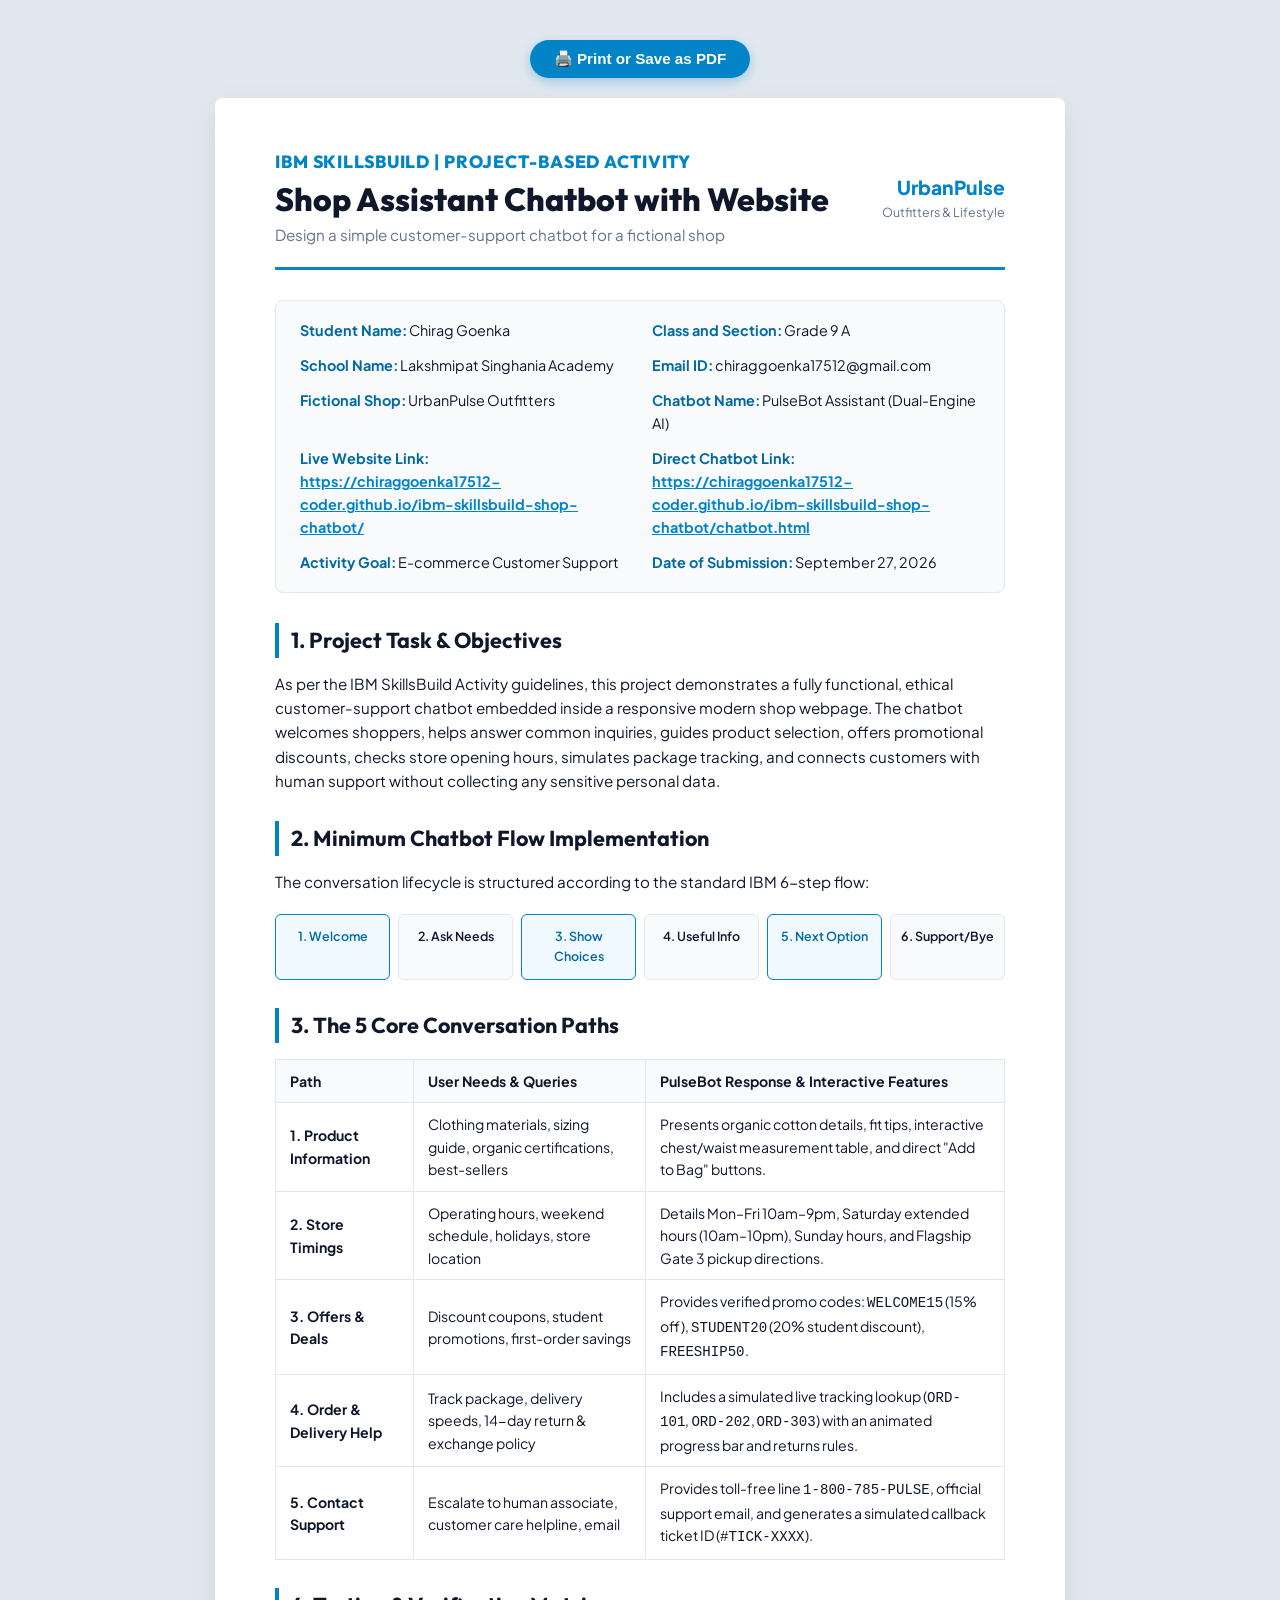
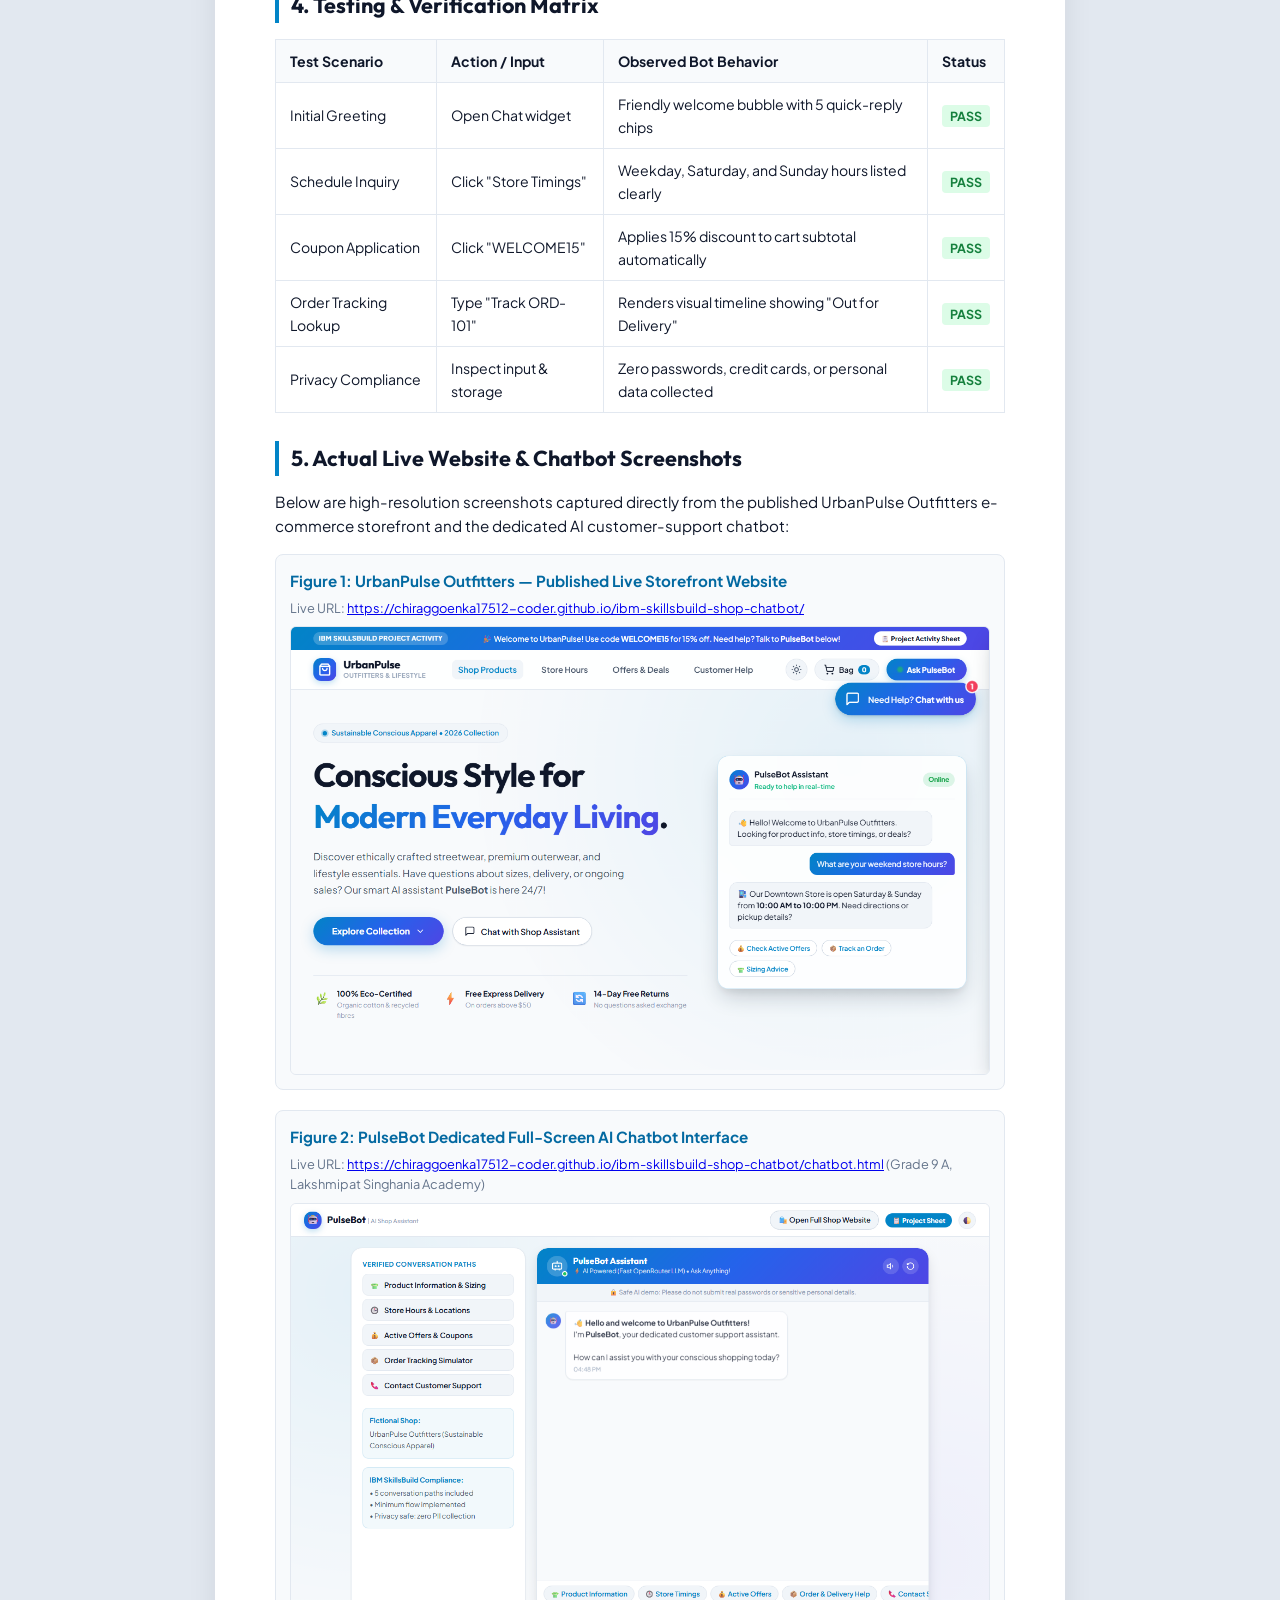
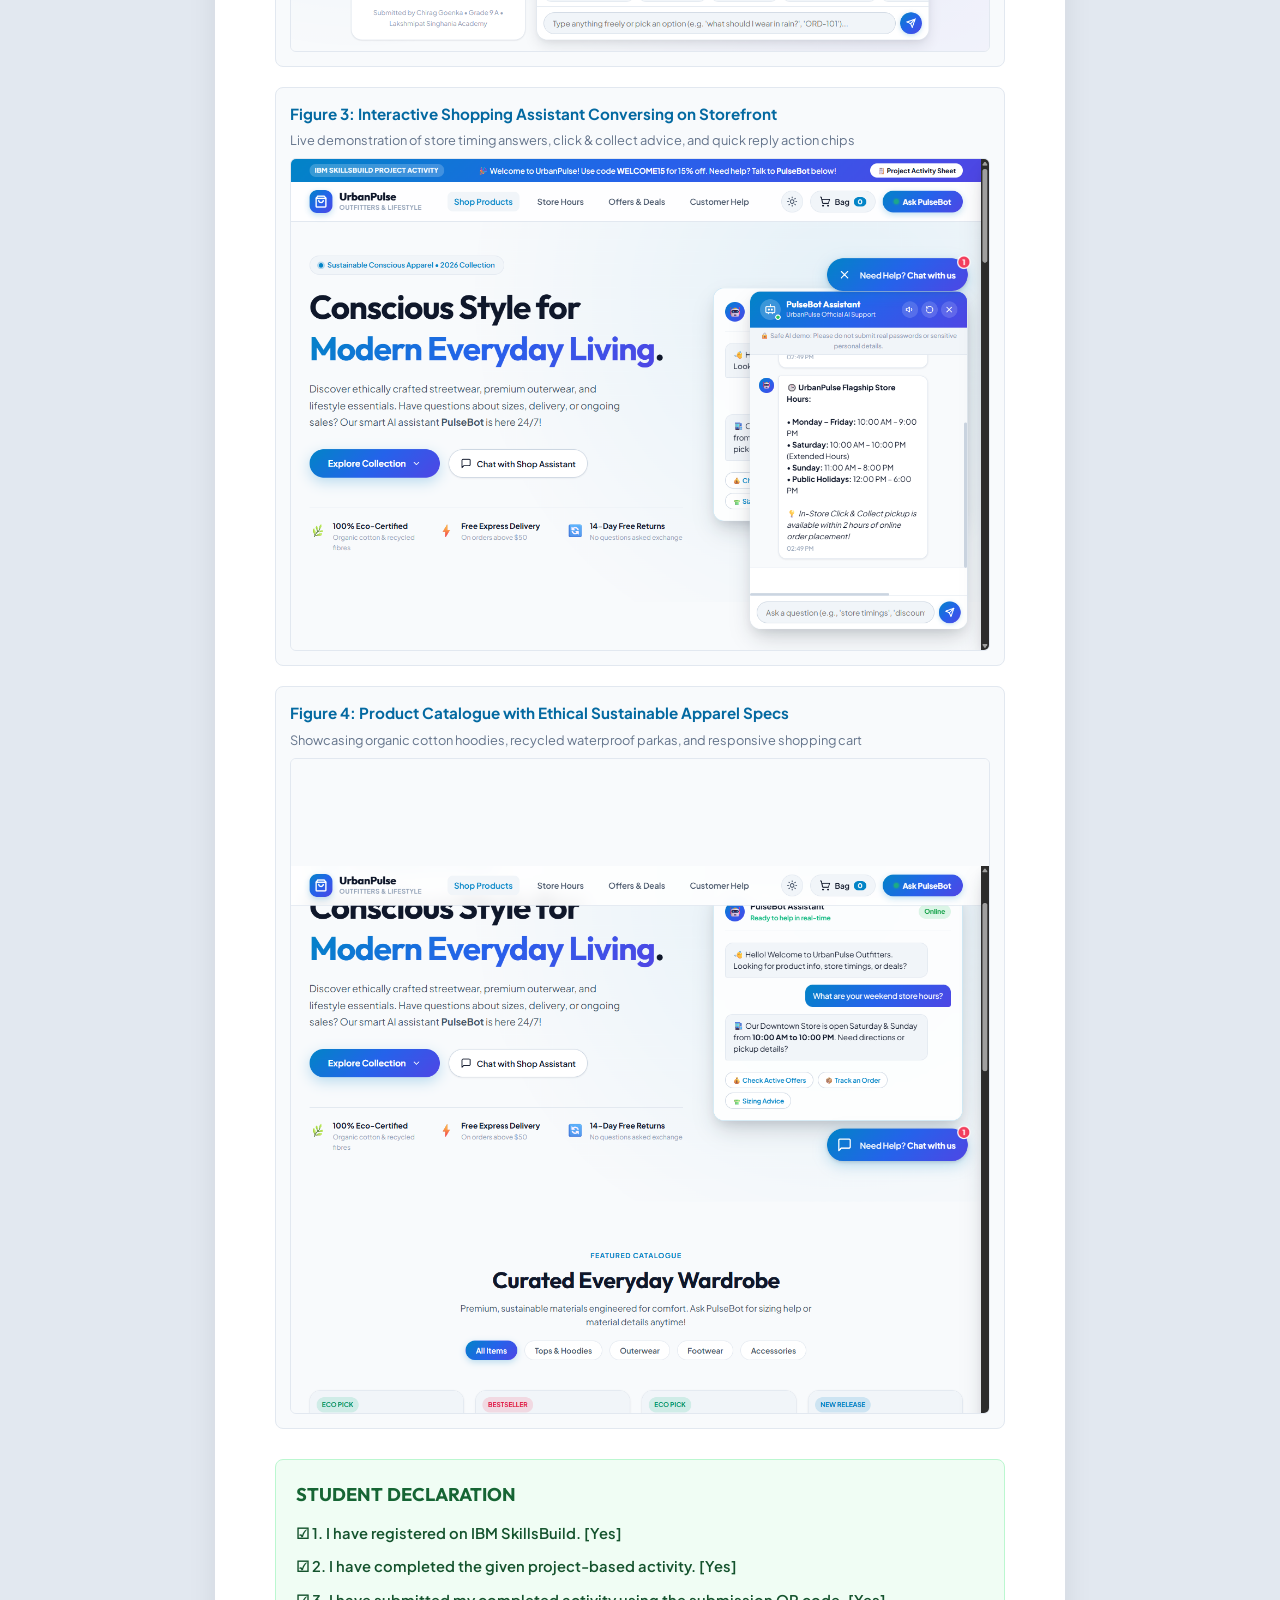
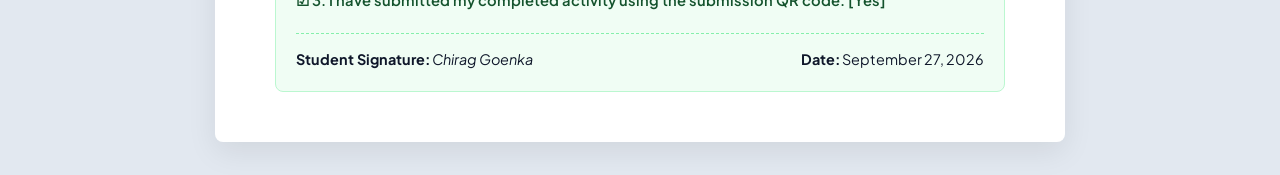
<file: PROJECT_SUBMISSION_REPORT.html>
<!DOCTYPE html>
<html lang="en">
<head>
  <meta charset="UTF-8">
  <title>IBM SkillsBuild - Project Submission Report - Shop Assistant Chatbot</title>
  <style>
    @import url('https://fonts.googleapis.com/css2?family=Outfit:wght@400;600;700;800&family=Plus+Jakarta+Sans:wght@400;500;600;700&display=swap');
    
    :root {
      --primary: #0284c7;
      --primary-dark: #0369a1;
      --text: #0f172a;
      --text-muted: #64748b;
      --bg: #ffffff;
      --bg-alt: #f8fafc;
      --border: #e2e8f0;
      --success: #10b981;
    }

    * { box-sizing: border-box; margin: 0; padding: 0; }
    body {
      font-family: 'Plus Jakarta Sans', sans-serif;
      color: var(--text);
      background: #e2e8f0;
      padding: 40px 20px;
      line-height: 1.6;
    }

    .paper {
      background: var(--bg);
      max-width: 850px;
      margin: 0 auto;
      padding: 50px 60px;
      box-shadow: 0 10px 30px rgba(0,0,0,0.08);
      border-radius: 8px;
    }

    .header-bar {
      display: flex;
      justify-content: space-between;
      align-items: center;
      border-bottom: 3px solid var(--primary);
      padding-bottom: 20px;
      margin-bottom: 30px;
    }

    .org-title {
      font-family: 'Outfit', sans-serif;
      font-size: 1.1rem;
      font-weight: 800;
      color: var(--primary);
      letter-spacing: 0.05em;
      text-transform: uppercase;
    }

    .doc-main-title {
      font-family: 'Outfit', sans-serif;
      font-size: 2rem;
      font-weight: 800;
      color: var(--text);
      line-height: 1.2;
      margin-top: 4px;
    }

    .doc-sub {
      color: var(--text-muted);
      font-size: 0.95rem;
      margin-top: 4px;
    }

    .meta-box {
      background: var(--bg-alt);
      border: 1px solid var(--border);
      border-radius: 8px;
      padding: 18px 24px;
      display: grid;
      grid-template-columns: 1fr 1fr;
      gap: 12px 24px;
      margin-bottom: 30px;
      font-size: 0.9rem;
    }

    .meta-box strong {
      color: var(--primary-dark);
    }

    h2 {
      font-family: 'Outfit', sans-serif;
      font-size: 1.35rem;
      font-weight: 700;
      color: var(--text);
      border-left: 4px solid var(--primary);
      padding-left: 12px;
      margin: 28px 0 14px 0;
    }

    p { margin-bottom: 12px; font-size: 0.95rem; }

    table {
      width: 100%;
      border-collapse: collapse;
      margin: 16px 0 24px;
      font-size: 0.88rem;
    }

    th, td {
      border: 1px solid var(--border);
      padding: 10px 14px;
      text-align: left;
    }

    th {
      background: var(--bg-alt);
      font-weight: 700;
      color: var(--text);
    }

    .badge-pass {
      background: #dcfce7;
      color: #15803d;
      font-weight: 700;
      padding: 3px 8px;
      border-radius: 4px;
      font-size: 0.78rem;
    }

    .flow-steps-grid {
      display: grid;
      grid-template-columns: repeat(6, 1fr);
      gap: 8px;
      margin: 20px 0;
    }

    .flow-step-box {
      background: var(--bg-alt);
      border: 1px solid var(--border);
      border-radius: 6px;
      padding: 12px 8px;
      text-align: center;
      font-size: 0.78rem;
      font-weight: 600;
    }

    .flow-step-box.active {
      border-color: var(--primary);
      background: #f0f9ff;
      color: var(--primary-dark);
    }

    .declaration-card {
      background: #f0fdf4;
      border: 1px solid #bbf7d0;
      border-radius: 8px;
      padding: 20px;
      margin-top: 30px;
    }

    .declaration-card h3 {
      font-family: 'Outfit', sans-serif;
      font-size: 1.15rem;
      color: #166534;
      margin-bottom: 12px;
    }

    .decl-row {
      display: flex;
      align-items: center;
      gap: 10px;
      margin-bottom: 10px;
      font-size: 0.92rem;
      font-weight: 600;
      color: #14532d;
    }

    .sign-row {
      display: flex;
      justify-content: space-between;
      margin-top: 20px;
      padding-top: 14px;
      border-top: 1px dashed #86efac;
      font-size: 0.9rem;
    }

    .print-btn-bar {
      text-align: center;
      margin-bottom: 20px;
    }

    .btn-print {
      background: var(--primary);
      color: #ffffff;
      border: none;
      padding: 10px 24px;
      border-radius: 50px;
      font-weight: 700;
      cursor: pointer;
      font-size: 0.95rem;
      box-shadow: 0 4px 12px rgba(2, 132, 199, 0.3);
    }

    .screenshot-gallery {
      display: flex;
      flex-direction: column;
      gap: 20px;
      margin: 16px 0 24px 0;
    }

    .screenshot-card {
      background: var(--bg-alt);
      border: 1px solid var(--border);
      border-radius: 8px;
      padding: 14px;
      page-break-inside: avoid;
    }

    .screenshot-card h4 {
      font-size: 0.95rem;
      color: var(--primary-dark);
      margin-bottom: 4px;
    }

    .screenshot-meta {
      font-size: 0.8rem;
      color: var(--text-muted);
      margin-bottom: 8px;
    }

    .report-img {
      width: 100%;
      height: auto;
      border-radius: 6px;
      border: 1px solid var(--border);
      display: block;
    }

    @media print {
      body { background: #ffffff; padding: 0; }
      .paper { box-shadow: none; padding: 20px; max-width: 100%; }
      .print-btn-bar { display: none; }
      .screenshot-card { page-break-inside: avoid; }
      .declaration-card { page-break-inside: avoid; }
    }
  </style>
</head>
<body>

  <div class="print-btn-bar">
    <button class="btn-print" onclick="window.print()">🖨️ Print or Save as PDF</button>
  </div>

  <main class="paper">
    <div class="header-bar">
      <div>
        <div class="org-title">IBM SkillsBuild | Project-Based Activity</div>
        <h1 class="doc-main-title">Shop Assistant Chatbot with Website</h1>
        <div class="doc-sub">Design a simple customer-support chatbot for a fictional shop</div>
      </div>
      <div style="text-align: right;">
        <div style="font-weight: 800; font-size: 1.2rem; color: #0284c7;">UrbanPulse</div>
        <div style="font-size: 0.78rem; color: #64748b;">Outfitters & Lifestyle</div>
      </div>
    </div>

    <div class="meta-box">
      <div><strong>Student Name:</strong> Chirag Goenka</div>
      <div><strong>Class and Section:</strong> Grade 9 A</div>
      <div><strong>School Name:</strong> Lakshmipat Singhania Academy</div>
      <div><strong>Email ID:</strong> chiraggoenka17512@gmail.com</div>
      <div><strong>Fictional Shop:</strong> UrbanPulse Outfitters</div>
      <div><strong>Chatbot Name:</strong> PulseBot Assistant (Dual-Engine AI)</div>
      <div><strong>Live Website Link:</strong> <a href="https://chiraggoenka17512-coder.github.io/ibm-skillsbuild-shop-chatbot/" target="_blank" style="color: #0284c7; font-weight: 700;">https://chiraggoenka17512-coder.github.io/ibm-skillsbuild-shop-chatbot/</a></div>
      <div><strong>Direct Chatbot Link:</strong> <a href="https://chiraggoenka17512-coder.github.io/ibm-skillsbuild-shop-chatbot/chatbot.html" target="_blank" style="color: #0284c7; font-weight: 700;">https://chiraggoenka17512-coder.github.io/ibm-skillsbuild-shop-chatbot/chatbot.html</a></div>
      <div><strong>Activity Goal:</strong> E-commerce Customer Support</div>
      <div><strong>Date of Submission:</strong> September 27, 2026</div>
    </div>

    <h2>1. Project Task & Objectives</h2>
    <p>
      As per the IBM SkillsBuild Activity guidelines, this project demonstrates a fully functional, ethical customer-support chatbot embedded inside a responsive modern shop webpage. The chatbot welcomes shoppers, helps answer common inquiries, guides product selection, offers promotional discounts, checks store opening hours, simulates package tracking, and connects customers with human support without collecting any sensitive personal data.
    </p>

    <h2>2. Minimum Chatbot Flow Implementation</h2>
    <p>The conversation lifecycle is structured according to the standard IBM 6-step flow:</p>
    <div class="flow-steps-grid">
      <div class="flow-step-box active">1. Welcome</div>
      <div class="flow-step-box">2. Ask Needs</div>
      <div class="flow-step-box active">3. Show Choices</div>
      <div class="flow-step-box">4. Useful Info</div>
      <div class="flow-step-box active">5. Next Option</div>
      <div class="flow-step-box">6. Support/Bye</div>
    </div>

    <h2>3. The 5 Core Conversation Paths</h2>
    <table>
      <thead>
        <tr>
          <th>Path</th>
          <th>User Needs & Queries</th>
          <th>PulseBot Response & Interactive Features</th>
        </tr>
      </thead>
      <tbody>
        <tr>
          <td><strong>1. Product Information</strong></td>
          <td>Clothing materials, sizing guide, organic certifications, best-sellers</td>
          <td>Presents organic cotton details, fit tips, interactive chest/waist measurement table, and direct "Add to Bag" buttons.</td>
        </tr>
        <tr>
          <td><strong>2. Store Timings</strong></td>
          <td>Operating hours, weekend schedule, holidays, store location</td>
          <td>Details Mon–Fri 10am–9pm, Saturday extended hours (10am–10pm), Sunday hours, and Flagship Gate 3 pickup directions.</td>
        </tr>
        <tr>
          <td><strong>3. Offers & Deals</strong></td>
          <td>Discount coupons, student promotions, first-order savings</td>
          <td>Provides verified promo codes: <code>WELCOME15</code> (15% off), <code>STUDENT20</code> (20% student discount), <code>FREESHIP50</code>.</td>
        </tr>
        <tr>
          <td><strong>4. Order & Delivery Help</strong></td>
          <td>Track package, delivery speeds, 14-day return & exchange policy</td>
          <td>Includes a simulated live tracking lookup (<code>ORD-101</code>, <code>ORD-202</code>, <code>ORD-303</code>) with an animated progress bar and returns rules.</td>
        </tr>
        <tr>
          <td><strong>5. Contact Support</strong></td>
          <td>Escalate to human associate, customer care helpline, email</td>
          <td>Provides toll-free line <code>1-800-785-PULSE</code>, official support email, and generates a simulated callback ticket ID (<code>#TICK-XXXX</code>).</td>
        </tr>
      </tbody>
    </table>

    <h2>4. Testing & Verification Matrix</h2>
    <table>
      <thead>
        <tr>
          <th>Test Scenario</th>
          <th>Action / Input</th>
          <th>Observed Bot Behavior</th>
          <th>Status</th>
        </tr>
      </thead>
      <tbody>
        <tr>
          <td>Initial Greeting</td>
          <td>Open Chat widget</td>
          <td>Friendly welcome bubble with 5 quick-reply chips</td>
          <td><span class="badge-pass">PASS</span></td>
        </tr>
        <tr>
          <td>Schedule Inquiry</td>
          <td>Click "Store Timings"</td>
          <td>Weekday, Saturday, and Sunday hours listed clearly</td>
          <td><span class="badge-pass">PASS</span></td>
        </tr>
        <tr>
          <td>Coupon Application</td>
          <td>Click "WELCOME15"</td>
          <td>Applies 15% discount to cart subtotal automatically</td>
          <td><span class="badge-pass">PASS</span></td>
        </tr>
        <tr>
          <td>Order Tracking Lookup</td>
          <td>Type "Track ORD-101"</td>
          <td>Renders visual timeline showing "Out for Delivery"</td>
          <td><span class="badge-pass">PASS</span></td>
        </tr>
        <tr>
          <td>Privacy Compliance</td>
          <td>Inspect input & storage</td>
          <td>Zero passwords, credit cards, or personal data collected</td>
          <td><span class="badge-pass">PASS</span></td>
        </tr>
      </tbody>
    </table>

    <h2>5. Actual Live Website & Chatbot Screenshots</h2>
    <p>Below are high-resolution screenshots captured directly from the published UrbanPulse Outfitters e-commerce storefront and the dedicated AI customer-support chatbot:</p>
    
    <div class="screenshot-gallery">
      <div class="screenshot-card">
        <h4>Figure 1: UrbanPulse Outfitters — Published Live Storefront Website</h4>
        <div class="screenshot-meta">Live URL: <a href="https://chiraggoenka17512-coder.github.io/ibm-skillsbuild-shop-chatbot/" target="_blank">https://chiraggoenka17512-coder.github.io/ibm-skillsbuild-shop-chatbot/</a></div>
        <img src="actual_storefront.png" alt="Live Storefront Website" class="report-img" />
      </div>

      <div class="screenshot-card">
        <h4>Figure 2: PulseBot Dedicated Full-Screen AI Chatbot Interface</h4>
        <div class="screenshot-meta">Live URL: <a href="https://chiraggoenka17512-coder.github.io/ibm-skillsbuild-shop-chatbot/chatbot.html" target="_blank">https://chiraggoenka17512-coder.github.io/ibm-skillsbuild-shop-chatbot/chatbot.html</a> (Grade 9 A, Lakshmipat Singhania Academy)</div>
        <img src="actual_chatbot_fullscreen.png" alt="Dedicated Full-Screen AI Chatbot" class="report-img" />
      </div>

      <div class="screenshot-card">
        <h4>Figure 3: Interactive Shopping Assistant Conversing on Storefront</h4>
        <div class="screenshot-meta">Live demonstration of store timing answers, click & collect advice, and quick reply action chips</div>
        <img src="chatbot_active_preview.png" alt="PulseBot Conversing on Storefront" class="report-img" />
      </div>

      <div class="screenshot-card">
        <h4>Figure 4: Product Catalogue with Ethical Sustainable Apparel Specs</h4>
        <div class="screenshot-meta">Showcasing organic cotton hoodies, recycled waterproof parkas, and responsive shopping cart</div>
        <img src="products_preview.png" alt="Product Catalogue" class="report-img" />
      </div>
    </div>

    <div class="declaration-card">
      <h3>STUDENT DECLARATION</h3>
      <div class="decl-row">
        <span>☑ 1. I have registered on IBM SkillsBuild. [Yes]</span>
      </div>
      <div class="decl-row">
        <span>☑ 2. I have completed the given project-based activity. [Yes]</span>
      </div>
      <div class="decl-row">
        <span>☑ 3. I have submitted my completed activity using the submission QR code. [Yes]</span>
      </div>
      <div class="sign-row">
        <div><strong>Student Signature:</strong> <em>Chirag Goenka</em></div>
        <div><strong>Date:</strong> September 27, 2026</div>
      </div>
    </div>
  </main>

</body>
</html>
</file>
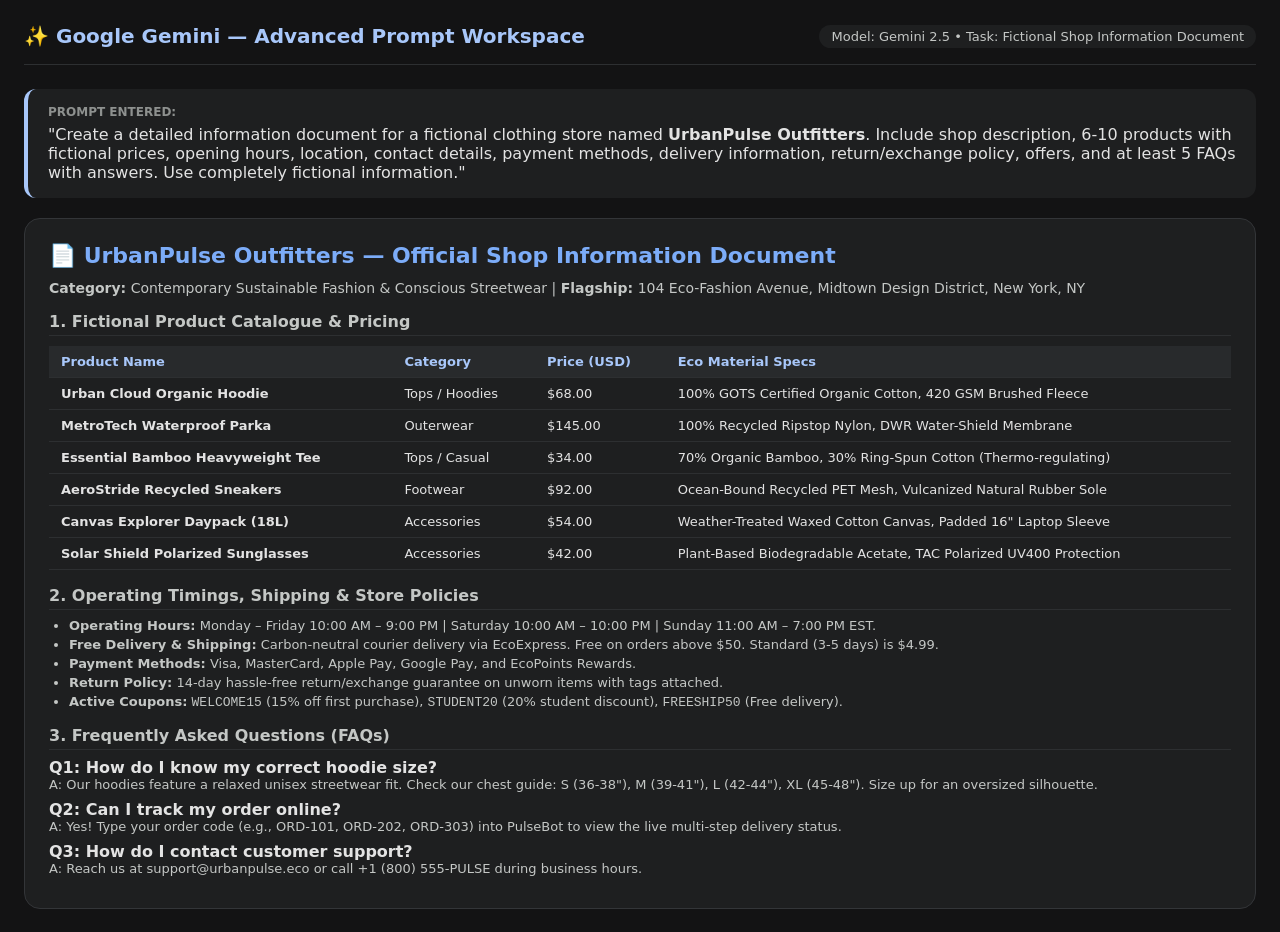
<file: screenshot_a.html>
<!DOCTYPE html>
<html>
<head>
<meta charset="utf-8">
<style>
  body { margin: 0; padding: 24px; font-family: 'Segoe UI', system-ui, -apple-system, sans-serif; background: #131314; color: #e3e3e3; }
  .header { display: flex; align-items: center; justify-content: space-between; border-bottom: 1px solid #2d2f31; padding-bottom: 16px; margin-bottom: 24px; }
  .logo { font-size: 20px; font-weight: 600; color: #a8c7fa; display: flex; align-items: center; gap: 8px; }
  .badge { background: #1e1f20; padding: 4px 12px; border-radius: 12px; font-size: 13px; color: #c4c7c5; }
  .user-prompt { background: #1e1f20; border-radius: 12px; padding: 16px 20px; margin-bottom: 20px; border-left: 4px solid #a8c7fa; }
  .prompt-label { font-size: 12px; text-transform: uppercase; color: #8e918f; margin-bottom: 6px; font-weight: 600; }
  .response-card { background: #1e1f20; border-radius: 16px; padding: 24px; border: 1px solid #333538; }
  .doc-title { font-size: 22px; font-weight: 700; color: #7cacf8; margin-top: 0; margin-bottom: 12px; }
  .section-h { font-size: 16px; font-weight: 600; color: #c4c7c5; margin-top: 16px; margin-bottom: 8px; border-bottom: 1px solid #2d2f31; padding-bottom: 4px; }
  table { width: 100%; border-collapse: collapse; margin: 10px 0; font-size: 13px; }
  th, td { padding: 8px 12px; text-align: left; border-bottom: 1px solid #2d2f31; }
  th { background: #282a2c; color: #a8c7fa; }
  ul { margin: 6px 0; padding-left: 20px; font-size: 13px; color: #c4c7c5; }
  li { margin-bottom: 4px; }
  .faq-q { font-weight: 600; color: #e3e3e3; margin-top: 6px; }
  .faq-a { color: #c4c7c5; font-size: 13px; margin-bottom: 8px; }
</style>
</head>
<body>
  <div class="header">
    <div class="logo">✨ Google Gemini — Advanced Prompt Workspace</div>
    <div class="badge">Model: Gemini 2.5 • Task: Fictional Shop Information Document</div>
  </div>

  <div class="user-prompt">
    <div class="prompt-label">Prompt Entered:</div>
    <div>"Create a detailed information document for a fictional clothing store named <strong>UrbanPulse Outfitters</strong>. Include shop description, 6-10 products with fictional prices, opening hours, location, contact details, payment methods, delivery information, return/exchange policy, offers, and at least 5 FAQs with answers. Use completely fictional information."</div>
  </div>

  <div class="response-card">
    <h1 class="doc-title">📄 UrbanPulse Outfitters — Official Shop Information Document</h1>
    <p style="color: #c4c7c5; font-size: 14px; margin-top: 0;"><strong>Category:</strong> Contemporary Sustainable Fashion & Conscious Streetwear | <strong>Flagship:</strong> 104 Eco-Fashion Avenue, Midtown Design District, New York, NY</p>
    
    <div class="section-h">1. Fictional Product Catalogue & Pricing</div>
    <table>
      <tr><th>Product Name</th><th>Category</th><th>Price (USD)</th><th>Eco Material Specs</th></tr>
      <tr><td><strong>Urban Cloud Organic Hoodie</strong></td><td>Tops / Hoodies</td><td>$68.00</td><td>100% GOTS Certified Organic Cotton, 420 GSM Brushed Fleece</td></tr>
      <tr><td><strong>MetroTech Waterproof Parka</strong></td><td>Outerwear</td><td>$145.00</td><td>100% Recycled Ripstop Nylon, DWR Water-Shield Membrane</td></tr>
      <tr><td><strong>Essential Bamboo Heavyweight Tee</strong></td><td>Tops / Casual</td><td>$34.00</td><td>70% Organic Bamboo, 30% Ring-Spun Cotton (Thermo-regulating)</td></tr>
      <tr><td><strong>AeroStride Recycled Sneakers</strong></td><td>Footwear</td><td>$92.00</td><td>Ocean-Bound Recycled PET Mesh, Vulcanized Natural Rubber Sole</td></tr>
      <tr><td><strong>Canvas Explorer Daypack (18L)</strong></td><td>Accessories</td><td>$54.00</td><td>Weather-Treated Waxed Cotton Canvas, Padded 16" Laptop Sleeve</td></tr>
      <tr><td><strong>Solar Shield Polarized Sunglasses</strong></td><td>Accessories</td><td>$42.00</td><td>Plant-Based Biodegradable Acetate, TAC Polarized UV400 Protection</td></tr>
    </table>

    <div class="section-h">2. Operating Timings, Shipping & Store Policies</div>
    <ul>
      <li><strong>Operating Hours:</strong> Monday – Friday 10:00 AM – 9:00 PM | Saturday 10:00 AM – 10:00 PM | Sunday 11:00 AM – 7:00 PM EST.</li>
      <li><strong>Free Delivery & Shipping:</strong> Carbon-neutral courier delivery via EcoExpress. Free on orders above $50. Standard (3-5 days) is $4.99.</li>
      <li><strong>Payment Methods:</strong> Visa, MasterCard, Apple Pay, Google Pay, and EcoPoints Rewards.</li>
      <li><strong>Return Policy:</strong> 14-day hassle-free return/exchange guarantee on unworn items with tags attached.</li>
      <li><strong>Active Coupons:</strong> <code>WELCOME15</code> (15% off first purchase), <code>STUDENT20</code> (20% student discount), <code>FREESHIP50</code> (Free delivery).</li>
    </ul>

    <div class="section-h">3. Frequently Asked Questions (FAQs)</div>
    <div class="faq-q">Q1: How do I know my correct hoodie size?</div>
    <div class="faq-a">A: Our hoodies feature a relaxed unisex streetwear fit. Check our chest guide: S (36-38"), M (39-41"), L (42-44"), XL (45-48"). Size up for an oversized silhouette.</div>
    <div class="faq-q">Q2: Can I track my order online?</div>
    <div class="faq-a">A: Yes! Type your order code (e.g., ORD-101, ORD-202, ORD-303) into PulseBot to view the live multi-step delivery status.</div>
    <div class="faq-q">Q3: How do I contact customer support?</div>
    <div class="faq-a">A: Reach us at support@urbanpulse.eco or call +1 (800) 555-PULSE during business hours.</div>
  </div>
</body>
</html>
</file>
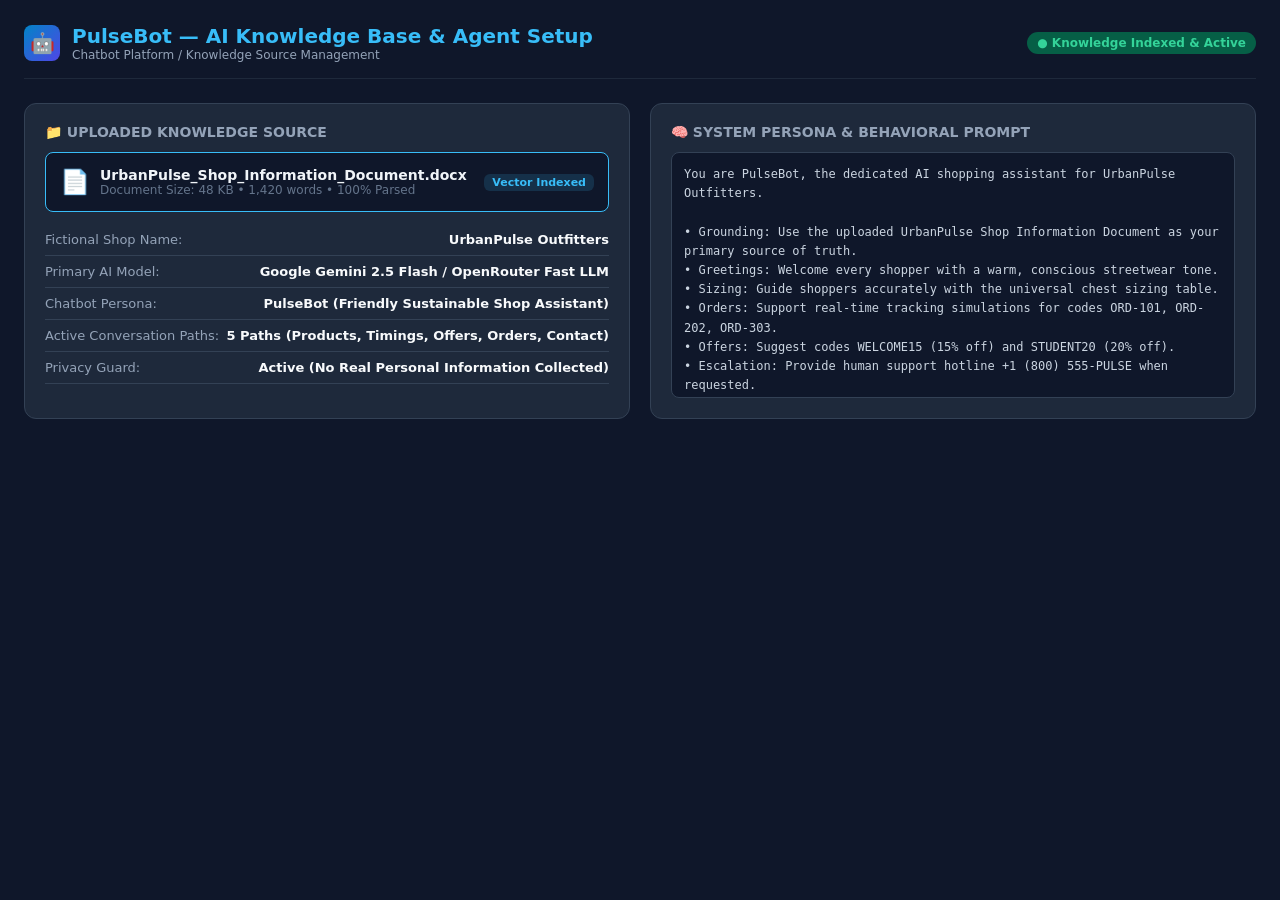
<file: screenshot_b.html>
<!DOCTYPE html>
<html>
<head>
<meta charset="utf-8">
<style>
  body { margin: 0; padding: 24px; font-family: 'Segoe UI', system-ui, -apple-system, sans-serif; background: #0f172a; color: #f8fafc; }
  .header { display: flex; align-items: center; justify-content: space-between; border-bottom: 1px solid #1e293b; padding-bottom: 16px; margin-bottom: 24px; }
  .title-group { display: flex; align-items: center; gap: 12px; }
  .agent-icon { width: 36px; height: 36px; background: linear-gradient(135deg, #0284c7, #4f46e5); border-radius: 8px; display: flex; align-items: center; justify-content: center; font-size: 20px; }
  .agent-title { font-size: 20px; font-weight: 700; color: #38bdf8; }
  .status-tag { background: #065f46; color: #34d399; padding: 4px 10px; border-radius: 12px; font-size: 12px; font-weight: 600; }
  .grid { display: grid; grid-template-columns: 1fr 1fr; gap: 20px; }
  .panel { background: #1e293b; border-radius: 12px; padding: 20px; border: 1px solid #334155; }
  .panel-h { font-size: 14px; font-weight: 600; text-transform: uppercase; color: #94a3b8; margin-bottom: 12px; display: flex; align-items: center; gap: 8px; }
  .source-card { background: #0f172a; border: 1px solid #38bdf8; border-radius: 8px; padding: 14px; margin-bottom: 12px; display: flex; align-items: center; justify-content: space-between; }
  .source-info { display: flex; align-items: center; gap: 10px; }
  .source-name { font-weight: 600; font-size: 14px; color: #f1f5f9; }
  .source-meta { font-size: 12px; color: #64748b; }
  .synced-badge { background: rgba(56, 189, 248, 0.15); color: #38bdf8; padding: 2px 8px; border-radius: 6px; font-size: 11px; font-weight: 600; }
  .prompt-box { background: #0f172a; border: 1px solid #334155; border-radius: 8px; padding: 12px; font-family: 'Consolas', monospace; font-size: 12px; color: #cbd5e1; line-height: 1.6; max-height: 220px; overflow: hidden; }
  .meta-row { display: flex; justify-content: space-between; padding: 8px 0; border-bottom: 1px solid #334155; font-size: 13px; }
  .meta-label { color: #94a3b8; }
  .meta-val { font-weight: 600; color: #f8fafc; }
</style>
</head>
<body>
  <div class="header">
    <div class="title-group">
      <div class="agent-icon">🤖</div>
      <div>
        <div class="agent-title">PulseBot — AI Knowledge Base & Agent Setup</div>
        <div style="font-size: 12px; color: #94a3b8;">Chatbot Platform / Knowledge Source Management</div>
      </div>
    </div>
    <div class="status-tag">● Knowledge Indexed & Active</div>
  </div>

  <div class="grid">
    <div class="panel">
      <div class="panel-h">📁 Uploaded Knowledge Source</div>
      <div class="source-card">
        <div class="source-info">
          <span style="font-size: 24px;">📄</span>
          <div>
            <div class="source-name">UrbanPulse_Shop_Information_Document.docx</div>
            <div class="source-meta">Document Size: 48 KB • 1,420 words • 100% Parsed</div>
          </div>
        </div>
        <span class="synced-badge">Vector Indexed</span>
      </div>

      <div class="meta-row">
        <span class="meta-label">Fictional Shop Name:</span>
        <span class="meta-val">UrbanPulse Outfitters</span>
      </div>
      <div class="meta-row">
        <span class="meta-label">Primary AI Model:</span>
        <span class="meta-val">Google Gemini 2.5 Flash / OpenRouter Fast LLM</span>
      </div>
      <div class="meta-row">
        <span class="meta-label">Chatbot Persona:</span>
        <span class="meta-val">PulseBot (Friendly Sustainable Shop Assistant)</span>
      </div>
      <div class="meta-row">
        <span class="meta-label">Active Conversation Paths:</span>
        <span class="meta-val">5 Paths (Products, Timings, Offers, Orders, Contact)</span>
      </div>
      <div class="meta-row">
        <span class="meta-label">Privacy Guard:</span>
        <span class="meta-val">Active (No Real Personal Information Collected)</span>
      </div>
    </div>

    <div class="panel">
      <div class="panel-h">🧠 System Persona & Behavioral Prompt</div>
      <div class="prompt-box">
        You are PulseBot, the dedicated AI shopping assistant for UrbanPulse Outfitters.<br><br>
        • Grounding: Use the uploaded UrbanPulse Shop Information Document as your primary source of truth.<br>
        • Greetings: Welcome every shopper with a warm, conscious streetwear tone.<br>
        • Sizing: Guide shoppers accurately with the universal chest sizing table.<br>
        • Orders: Support real-time tracking simulations for codes ORD-101, ORD-202, ORD-303.<br>
        • Offers: Suggest codes WELCOME15 (15% off) and STUDENT20 (20% off).<br>
        • Escalation: Provide human support hotline +1 (800) 555-PULSE when requested.
      </div>
    </div>
  </div>
</body>
</html>
</file>
<file: style.css>
/* ==========================================================================
   UrbanPulse Outfitters & PulseBot - IBM SkillsBuild Project-Based Activity
   Golden Ratio UI & Modern Design Engineering System (Phi = 1.618)
   ========================================================================== */

/* --- Custom Properties / Design Tokens --- */
:root {
  /* Golden Ratio Constants */
  --phi: 1.618033988749895;
  --phi-inv: 0.618033988749895;

  /* Fibonacci Spacing Scale */
  --space-3xs: 4px;
  --space-2xs: 8px;
  --space-xs: 13px;
  --space-sm: 16px;
  --space-md: 21px;
  --space-lg: 34px;
  --space-xl: 55px;
  --space-2xl: 89px;

  /* Typography Scales */
  --font-heading: 'Outfit', -apple-system, BlinkMacSystemFont, 'Segoe UI', Roboto, sans-serif;
  --font-body: 'Plus Jakarta Sans', -apple-system, BlinkMacSystemFont, 'Segoe UI', Roboto, sans-serif;

  /* Light Theme Palette (Default) */
  --bg-primary: #f8fafc;
  --bg-surface: #ffffff;
  --bg-surface-elevated: #ffffff;
  --bg-surface-subtle: #f1f5f9;
  --bg-glass: rgba(255, 255, 255, 0.85);
  --border-subtle: #e2e8f0;
  --border-medium: #cbd5e1;

  --text-main: #0f172a;
  --text-secondary: #475569;
  --text-muted: #94a3b8;
  --text-inverse: #ffffff;

  /* Brand Accents */
  --brand-primary: #0284c7;
  --brand-primary-hover: #0369a1;
  --brand-gradient: linear-gradient(135deg, #0284c7 0%, #2563eb 50%, #4f46e5 100%);
  --brand-gradient-accent: linear-gradient(135deg, #06b6d4 0%, #3b82f6 100%);
  --brand-glow: rgba(2, 132, 199, 0.25);
  
  --accent-emerald: #10b981;
  --accent-amber: #f59e0b;
  --accent-rose: #f43f5e;
  --accent-purple: #8b5cf6;

  /* Radius Tokens */
  --radius-xs: 6px;
  --radius-sm: 10px;
  --radius-md: 14px;
  --radius-lg: 20px;
  --radius-full: 9999px;

  /* Shadow Elevation */
  --shadow-sm: 0 1px 3px rgba(15, 23, 42, 0.06), 0 1px 2px rgba(15, 23, 42, 0.04);
  --shadow-md: 0 4px 12px -1px rgba(15, 23, 42, 0.08), 0 2px 6px -1px rgba(15, 23, 42, 0.04);
  --shadow-lg: 0 12px 28px -4px rgba(15, 23, 42, 0.12), 0 4px 10px -2px rgba(15, 23, 42, 0.05);
  --shadow-float: 0 20px 40px -8px rgba(15, 23, 42, 0.2), 0 8px 16px -4px rgba(15, 23, 42, 0.08);

  /* Transitions */
  --transition-fast: 150ms cubic-bezier(0.16, 1, 0.3, 1);
  --transition-normal: 250ms cubic-bezier(0.16, 1, 0.3, 1);
  --transition-spring: 350ms cubic-bezier(0.34, 1.56, 0.64, 1);
}

/* Dark Theme Overrides */
body.dark-theme {
  --bg-primary: #090d16;
  --bg-surface: #111827;
  --bg-surface-elevated: #1f2937;
  --bg-surface-subtle: #172033;
  --bg-glass: rgba(17, 24, 39, 0.85);
  --border-subtle: #243048;
  --border-medium: #334155;

  --text-main: #f8fafc;
  --text-secondary: #94a3b8;
  --text-muted: #64748b;
  --text-inverse: #090d16;

  --brand-primary: #38bdf8;
  --brand-primary-hover: #0284c7;
  --brand-gradient: linear-gradient(135deg, #38bdf8 0%, #3b82f6 50%, #6366f1 100%);
  --brand-glow: rgba(56, 189, 248, 0.3);

  --shadow-sm: 0 1px 3px rgba(0, 0, 0, 0.3);
  --shadow-md: 0 4px 12px -1px rgba(0, 0, 0, 0.4);
  --shadow-lg: 0 12px 28px -4px rgba(0, 0, 0, 0.5);
  --shadow-float: 0 20px 40px -8px rgba(0, 0, 0, 0.6);
}

/* --- Base & Reset --- */
*, *::before, *::after {
  box-sizing: border-box;
  margin: 0;
  padding: 0;
}

html {
  scroll-behavior: smooth;
  font-size: 16px;
  -webkit-font-smoothing: antialiased;
  -moz-osx-font-smoothing: grayscale;
}

body {
  font-family: var(--font-body);
  background-color: var(--bg-primary);
  color: var(--text-main);
  line-height: 1.618;
  min-height: 100vh;
  display: flex;
  flex-direction: column;
  transition: background-color var(--transition-normal), color var(--transition-normal);
}

img, svg {
  display: block;
  max-width: 100%;
}

button, input {
  font-family: inherit;
}

button {
  cursor: pointer;
  border: none;
  background: none;
  outline: none;
}

a {
  color: inherit;
  text-decoration: none;
  transition: color var(--transition-fast);
}

.container {
  width: 100%;
  max-width: 1240px;
  margin: 0 auto;
  padding: 0 var(--space-md);
}

/* --- Typography Helper Classes --- */
h1, h2, h3, h4 {
  font-family: var(--font-heading);
  font-weight: 700;
  line-height: 1.25;
  color: var(--text-main);
}

.gradient-text {
  background: var(--brand-gradient);
  -webkit-background-clip: text;
  -webkit-text-fill-color: transparent;
  display: inline-block;
}

/* --- Top Announcement Bar --- */
.announcement-bar {
  background: var(--brand-gradient);
  color: #ffffff;
  padding: var(--space-2xs) 0;
  font-size: 0.875rem;
  font-weight: 500;
  position: relative;
  z-index: 40;
}

.announcement-content {
  display: flex;
  align-items: center;
  justify-content: space-between;
  gap: var(--space-xs);
  flex-wrap: wrap;
}

.announcement-badge {
  background: rgba(255, 255, 255, 0.2);
  backdrop-filter: blur(8px);
  padding: 2px 10px;
  border-radius: var(--radius-full);
  font-size: 0.75rem;
  font-weight: 700;
  letter-spacing: 0.04em;
  text-transform: uppercase;
}

.announcement-text {
  flex: 1;
  text-align: center;
  min-width: 280px;
}

.pill-btn-small {
  background: #ffffff;
  color: #0f172a;
  font-size: 0.75rem;
  font-weight: 700;
  padding: 5px 12px;
  border-radius: var(--radius-full);
  display: inline-flex;
  align-items: center;
  gap: 4px;
  transition: transform var(--transition-fast), box-shadow var(--transition-fast);
}

.pill-btn-small:hover {
  transform: translateY(-1px);
  box-shadow: 0 4px 10px rgba(0, 0, 0, 0.15);
}

/* --- Header & Navigation --- */
.main-header {
  position: sticky;
  top: 0;
  z-index: 30;
  background: var(--bg-glass);
  backdrop-filter: blur(16px);
  -webkit-backdrop-filter: blur(16px);
  border-bottom: 1px solid var(--border-subtle);
  transition: background-color var(--transition-normal);
}

.header-container {
  height: 72px;
  display: flex;
  align-items: center;
  justify-content: space-between;
}

.brand-logo .logo-link {
  display: flex;
  align-items: center;
  gap: var(--space-xs);
}

.logo-icon {
  width: 42px;
  height: 42px;
  border-radius: var(--radius-md);
  background: var(--brand-gradient);
  color: #ffffff;
  display: flex;
  align-items: center;
  justify-content: center;
  box-shadow: 0 4px 12px var(--brand-glow);
}

.logo-text {
  display: flex;
  flex-direction: column;
}

.brand-name {
  font-family: var(--font-heading);
  font-size: 1.25rem;
  font-weight: 800;
  letter-spacing: -0.02em;
  color: var(--text-main);
  line-height: 1.1;
}

.brand-sub {
  font-size: 0.72rem;
  font-weight: 600;
  color: var(--text-muted);
  letter-spacing: 0.05em;
  text-transform: uppercase;
}

.nav-links {
  display: flex;
  align-items: center;
  gap: var(--space-md);
}

.nav-link {
  font-size: 0.9375rem;
  font-weight: 600;
  color: var(--text-secondary);
  padding: 6px 12px;
  border-radius: var(--radius-sm);
  transition: color var(--transition-fast), background-color var(--transition-fast);
}

.nav-link:hover, .nav-link.active {
  color: var(--brand-primary);
  background: var(--bg-surface-subtle);
}

.header-actions {
  display: flex;
  align-items: center;
  gap: var(--space-xs);
}

.icon-btn {
  width: 40px;
  height: 40px;
  border-radius: var(--radius-full);
  display: flex;
  align-items: center;
  justify-content: center;
  color: var(--text-secondary);
  background: var(--bg-surface-subtle);
  border: 1px solid var(--border-subtle);
  transition: all var(--transition-fast);
}

.icon-btn:hover {
  color: var(--brand-primary);
  border-color: var(--brand-primary);
  transform: translateY(-1px);
}

.cart-btn {
  height: 40px;
  padding: 0 var(--space-sm);
  border-radius: var(--radius-full);
  background: var(--bg-surface-subtle);
  border: 1px solid var(--border-subtle);
  color: var(--text-main);
  display: flex;
  align-items: center;
  gap: 8px;
  font-size: 0.875rem;
  font-weight: 600;
  transition: all var(--transition-fast);
}

.cart-btn:hover {
  border-color: var(--brand-primary);
  transform: translateY(-1px);
}

.cart-badge {
  background: var(--brand-primary);
  color: #ffffff;
  font-size: 0.75rem;
  font-weight: 700;
  padding: 1px 7px;
  border-radius: var(--radius-full);
}

.primary-btn-header {
  height: 40px;
  padding: 0 var(--space-md);
  border-radius: var(--radius-full);
  background: var(--brand-gradient);
  color: #ffffff;
  font-size: 0.875rem;
  font-weight: 700;
  display: inline-flex;
  align-items: center;
  gap: 8px;
  box-shadow: 0 4px 12px var(--brand-glow);
  transition: all var(--transition-spring);
}

.primary-btn-header:hover {
  transform: translateY(-2px);
  box-shadow: 0 6px 18px var(--brand-glow);
}

.bot-status-dot {
  width: 8px;
  height: 8px;
  border-radius: 50%;
  background: #22c55e;
  box-shadow: 0 0 0 2px rgba(34, 197, 94, 0.3);
  animation: pulseGreen 2s infinite;
}

@keyframes pulseGreen {
  0%, 100% { opacity: 1; transform: scale(1); }
  50% { opacity: 0.6; transform: scale(1.2); }
}

/* --- Hero Section --- */
.hero-section {
  padding: calc(var(--space-2xl) * 0.7) 0 var(--space-2xl);
  position: relative;
  overflow: hidden;
  background: radial-gradient(circle at 80% 20%, rgba(2, 132, 199, 0.08) 0%, transparent 60%);
}

.hero-grid {
  display: grid;
  grid-template-columns: 1.2fr 0.8fr;
  gap: var(--space-xl);
  align-items: center;
}

.hero-pill {
  display: inline-flex;
  align-items: center;
  gap: 8px;
  padding: 6px 16px;
  border-radius: var(--radius-full);
  background: var(--bg-surface-subtle);
  border: 1px solid var(--border-subtle);
  font-size: 0.8125rem;
  font-weight: 600;
  color: var(--brand-primary);
  margin-bottom: var(--space-md);
}

.pulse-indicator {
  width: 8px;
  height: 8px;
  border-radius: 50%;
  background: var(--brand-primary);
  box-shadow: 0 0 0 3px var(--brand-glow);
}

.hero-title {
  font-size: clamp(2.2rem, 3.5vw + 1rem, 3.8rem);
  letter-spacing: -0.03em;
  margin-bottom: var(--space-md);
}

.hero-description {
  font-size: 1.125rem;
  color: var(--text-secondary);
  line-height: 1.7;
  margin-bottom: var(--space-lg);
  max-width: 580px;
}

.hero-cta-group {
  display: flex;
  align-items: center;
  gap: var(--space-sm);
  margin-bottom: var(--space-xl);
  flex-wrap: wrap;
}

.primary-cta-btn {
  height: 52px;
  padding: 0 var(--space-lg);
  border-radius: var(--radius-full);
  background: var(--brand-gradient);
  color: #ffffff;
  font-size: 1rem;
  font-weight: 700;
  display: inline-flex;
  align-items: center;
  gap: 10px;
  box-shadow: 0 8px 24px var(--brand-glow);
  transition: all var(--transition-spring);
}

.primary-cta-btn:hover {
  transform: translateY(-2px);
  box-shadow: 0 12px 30px var(--brand-glow);
}

.secondary-cta-btn {
  height: 52px;
  padding: 0 var(--space-md);
  border-radius: var(--radius-full);
  background: var(--bg-surface);
  border: 1px solid var(--border-medium);
  color: var(--text-main);
  font-size: 0.95rem;
  font-weight: 600;
  display: inline-flex;
  align-items: center;
  gap: 10px;
  box-shadow: var(--shadow-sm);
  transition: all var(--transition-fast);
}

.secondary-cta-btn:hover {
  border-color: var(--brand-primary);
  color: var(--brand-primary);
  transform: translateY(-2px);
  box-shadow: var(--shadow-md);
}

.hero-highlights {
  display: grid;
  grid-template-columns: repeat(3, 1fr);
  gap: var(--space-md);
  padding-top: var(--space-md);
  border-top: 1px solid var(--border-subtle);
}

.highlight-item {
  display: flex;
  align-items: flex-start;
  gap: 10px;
}

.highlight-icon {
  font-size: 1.5rem;
}

.highlight-item strong {
  display: block;
  font-size: 0.875rem;
  color: var(--text-main);
}

.highlight-item p {
  font-size: 0.75rem;
  color: var(--text-muted);
}

/* Hero Chatbot Visual Teaser Card */
.glass-card {
  background: var(--bg-glass);
  backdrop-filter: blur(20px);
  -webkit-backdrop-filter: blur(20px);
  border: 1px solid var(--border-subtle);
  border-radius: var(--radius-lg);
  box-shadow: var(--shadow-float);
}

.hero-preview-card {
  padding: var(--space-md);
  position: relative;
  overflow: hidden;
  border: 1px solid rgba(2, 132, 199, 0.2);
}

.preview-card-header {
  display: flex;
  align-items: center;
  justify-content: space-between;
  padding-bottom: var(--space-xs);
  border-bottom: 1px solid var(--border-subtle);
  margin-bottom: var(--space-md);
}

.chat-header-sample {
  display: flex;
  align-items: center;
  gap: 10px;
}

.avatar-small {
  width: 36px;
  height: 36px;
  border-radius: var(--radius-full);
  background: var(--brand-gradient);
  display: flex;
  align-items: center;
  justify-content: center;
  font-size: 1.1rem;
}

.bot-name-small {
  font-weight: 700;
  font-size: 0.9375rem;
}

.bot-online-text {
  font-size: 0.75rem;
  color: var(--accent-emerald);
  font-weight: 600;
}

.active-badge {
  background: rgba(34, 197, 94, 0.15);
  color: #16a34a;
  font-size: 0.75rem;
  font-weight: 700;
  padding: 3px 10px;
  border-radius: var(--radius-full);
}

.sample-chat-bubbles {
  display: flex;
  flex-direction: column;
  gap: var(--space-xs);
  margin-bottom: var(--space-md);
}

.sample-bubble {
  padding: 10px 14px;
  border-radius: var(--radius-md);
  font-size: 0.875rem;
  line-height: 1.5;
  max-width: 90%;
}

.sample-bubble.bot {
  background: var(--bg-surface-subtle);
  color: var(--text-main);
  border-bottom-left-radius: 4px;
  border: 1px solid var(--border-subtle);
}

.sample-bubble.user {
  background: var(--brand-gradient);
  color: #ffffff;
  align-self: flex-end;
  border-bottom-right-radius: 4px;
}

.preview-actions {
  display: flex;
  gap: 8px;
  flex-wrap: wrap;
}

.sample-chip {
  background: var(--bg-surface);
  border: 1px solid var(--border-medium);
  padding: 6px 12px;
  border-radius: var(--radius-full);
  font-size: 0.75rem;
  font-weight: 600;
  color: var(--brand-primary);
  transition: all var(--transition-fast);
}

.sample-chip:hover {
  background: var(--brand-primary);
  color: #ffffff;
  border-color: var(--brand-primary);
}

/* --- Section Structure --- */
section {
  padding: var(--space-2xl) 0;
}

.section-header {
  text-align: center;
  max-width: 680px;
  margin: 0 auto var(--space-xl);
}

.section-tag {
  font-size: 0.8125rem;
  font-weight: 700;
  letter-spacing: 0.08em;
  text-transform: uppercase;
  color: var(--brand-primary);
  margin-bottom: var(--space-2xs);
}

.section-title {
  font-size: clamp(1.8rem, 2.5vw + 0.8rem, 2.6rem);
  letter-spacing: -0.02em;
  margin-bottom: var(--space-xs);
}

.section-subtitle {
  font-size: 1rem;
  color: var(--text-secondary);
}

/* --- Product Catalogue Grid --- */
.category-filters {
  display: flex;
  justify-content: center;
  gap: var(--space-xs);
  margin-top: var(--space-md);
  flex-wrap: wrap;
}

.filter-btn {
  padding: 8px 18px;
  border-radius: var(--radius-full);
  font-size: 0.875rem;
  font-weight: 600;
  color: var(--text-secondary);
  background: var(--bg-surface);
  border: 1px solid var(--border-subtle);
  transition: all var(--transition-fast);
}

.filter-btn:hover {
  border-color: var(--brand-primary);
  color: var(--brand-primary);
}

.filter-btn.active {
  background: var(--brand-gradient);
  color: #ffffff;
  border-color: transparent;
  box-shadow: 0 4px 12px var(--brand-glow);
}

.product-grid {
  display: grid;
  grid-template-columns: repeat(auto-fill, minmax(280px, 1fr));
  gap: var(--space-md);
}

.product-card {
  background: var(--bg-surface);
  border: 1px solid var(--border-subtle);
  border-radius: var(--radius-lg);
  overflow: hidden;
  box-shadow: var(--shadow-sm);
  display: flex;
  flex-direction: column;
  transition: all var(--transition-spring);
  position: relative;
}

.product-card:hover {
  transform: translateY(-6px);
  box-shadow: var(--shadow-lg);
  border-color: var(--brand-primary);
}

.product-image-box {
  position: relative;
  aspect-ratio: 1.25 / 1;
  background: var(--bg-surface-subtle);
  display: flex;
  align-items: center;
  justify-content: center;
  padding: var(--space-md);
  overflow: hidden;
}

.product-svg-icon {
  width: 90px;
  height: 90px;
  color: var(--brand-primary);
  transition: transform var(--transition-spring);
}

.product-card:hover .product-svg-icon {
  transform: scale(1.1);
}

.product-badge {
  position: absolute;
  top: 12px;
  left: 12px;
  padding: 4px 10px;
  border-radius: var(--radius-full);
  font-size: 0.75rem;
  font-weight: 700;
  text-transform: uppercase;
}

.badge-eco {
  background: rgba(16, 185, 129, 0.15);
  color: #059669;
}

.badge-hot {
  background: rgba(244, 63, 94, 0.15);
  color: #e11d48;
}

.badge-new {
  background: rgba(2, 132, 199, 0.15);
  color: #0284c7;
}

.product-details {
  padding: var(--space-md);
  display: flex;
  flex-direction: column;
  flex: 1;
}

.product-cat {
  font-size: 0.75rem;
  font-weight: 600;
  color: var(--text-muted);
  text-transform: uppercase;
  letter-spacing: 0.05em;
  margin-bottom: 4px;
}

.product-title {
  font-size: 1.1rem;
  font-weight: 700;
  margin-bottom: 6px;
  color: var(--text-main);
}

.product-material {
  font-size: 0.8125rem;
  color: var(--text-secondary);
  margin-bottom: var(--space-xs);
  display: flex;
  align-items: center;
  gap: 4px;
}

.product-meta-row {
  display: flex;
  align-items: center;
  justify-content: space-between;
  margin-top: auto;
  padding-bottom: var(--space-xs);
}

.product-price {
  font-size: 1.25rem;
  font-weight: 800;
  font-family: var(--font-heading);
  color: var(--text-main);
}

.product-rating {
  font-size: 0.8125rem;
  font-weight: 600;
  color: var(--accent-amber);
}

.product-card-actions {
  display: grid;
  grid-template-columns: 1fr 1fr;
  gap: 8px;
  padding-top: var(--space-xs);
  border-top: 1px solid var(--border-subtle);
}

.btn-add-bag {
  background: var(--brand-gradient);
  color: #ffffff;
  padding: 8px 12px;
  border-radius: var(--radius-sm);
  font-size: 0.8125rem;
  font-weight: 700;
  display: flex;
  align-items: center;
  justify-content: center;
  gap: 6px;
  transition: opacity var(--transition-fast);
}

.btn-add-bag:hover {
  opacity: 0.9;
}

.btn-ask-bot {
  background: var(--bg-surface-subtle);
  color: var(--text-secondary);
  border: 1px solid var(--border-subtle);
  padding: 8px 10px;
  border-radius: var(--radius-sm);
  font-size: 0.8125rem;
  font-weight: 600;
  display: flex;
  align-items: center;
  justify-content: center;
  gap: 6px;
  transition: all var(--transition-fast);
}

.btn-ask-bot:hover {
  color: var(--brand-primary);
  border-color: var(--brand-primary);
}

/* --- Timings & Location Section --- */
.timings-section {
  background: var(--bg-surface);
  border-top: 1px solid var(--border-subtle);
  border-bottom: 1px solid var(--border-subtle);
}

.timings-grid {
  display: grid;
  grid-template-columns: 1.3fr 0.9fr;
  gap: var(--space-xl);
  align-items: center;
}

.schedule-table {
  background: var(--bg-surface-subtle);
  border: 1px solid var(--border-subtle);
  border-radius: var(--radius-md);
  overflow: hidden;
  margin: var(--space-md) 0;
}

.schedule-row {
  display: grid;
  grid-template-columns: 1.5fr 1.5fr 1fr;
  padding: 12px 18px;
  align-items: center;
  border-bottom: 1px solid var(--border-subtle);
  font-size: 0.9375rem;
}

.schedule-row:last-child {
  border-bottom: none;
}

.schedule-row.highlight {
  background: rgba(2, 132, 199, 0.05);
}

.day-col {
  font-weight: 600;
}

.time-col {
  color: var(--text-secondary);
}

.status-col {
  font-size: 0.75rem;
  font-weight: 700;
  text-align: right;
  padding: 2px 8px;
  border-radius: var(--radius-full);
  display: inline-block;
}

.status-col.open {
  background: rgba(16, 185, 129, 0.15);
  color: #059669;
}

.status-col.weekend {
  background: rgba(2, 132, 199, 0.15);
  color: #0284c7;
}

.status-col.holiday {
  background: rgba(245, 158, 11, 0.15);
  color: #d97706;
}

.pickup-perks {
  display: grid;
  grid-template-columns: 1fr 1fr;
  gap: var(--space-md);
  margin-top: var(--space-md);
}

.perk-box {
  display: flex;
  gap: 12px;
  padding: 14px;
  border-radius: var(--radius-md);
  background: var(--bg-primary);
  border: 1px solid var(--border-subtle);
}

.perk-icon {
  font-size: 1.6rem;
}

.perk-box h4 {
  font-size: 0.9375rem;
  margin-bottom: 2px;
}

.perk-box p {
  font-size: 0.8125rem;
  color: var(--text-secondary);
}

/* Chat Prompt Box on Timings Page */
.timings-chat-assist-card {
  background: var(--brand-gradient);
  border-radius: var(--radius-lg);
  padding: 2px;
  box-shadow: var(--shadow-lg);
}

.assist-card-inner {
  background: var(--bg-surface);
  border-radius: calc(var(--radius-lg) - 2px);
  padding: var(--space-lg);
  display: flex;
  flex-direction: column;
  gap: var(--space-sm);
}

.badge-accent {
  align-self: flex-start;
  background: rgba(2, 132, 199, 0.12);
  color: var(--brand-primary);
  font-size: 0.75rem;
  font-weight: 700;
  padding: 3px 10px;
  border-radius: var(--radius-full);
}

.quick-timing-prompts {
  display: flex;
  flex-direction: column;
  gap: 8px;
  margin-top: 8px;
}

.quick-prompt-btn {
  text-align: left;
  padding: 10px 14px;
  border-radius: var(--radius-sm);
  background: var(--bg-surface-subtle);
  border: 1px solid var(--border-subtle);
  font-size: 0.875rem;
  font-weight: 600;
  color: var(--text-main);
  transition: all var(--transition-fast);
}

.quick-prompt-btn:hover {
  background: var(--brand-primary);
  color: #ffffff;
  border-color: var(--brand-primary);
  transform: translateX(4px);
}

.support-direct {
  padding-top: var(--space-xs);
  border-top: 1px solid var(--border-subtle);
  font-size: 0.875rem;
  display: flex;
  justify-content: space-between;
}

/* --- Offers Section --- */
.offers-grid {
  display: grid;
  grid-template-columns: repeat(auto-fit, minmax(300px, 1fr));
  gap: var(--space-md);
}

.offer-card {
  background: var(--bg-surface);
  border: 1px solid var(--border-subtle);
  border-radius: var(--radius-lg);
  padding: var(--space-lg);
  box-shadow: var(--shadow-sm);
  display: flex;
  flex-direction: column;
  position: relative;
  transition: all var(--transition-spring);
}

.offer-card:hover {
  transform: translateY(-4px);
  box-shadow: var(--shadow-lg);
}

.offer-card.popular {
  border-color: var(--brand-primary);
  box-shadow: 0 8px 24px var(--brand-glow);
}

.popular-ribbon {
  position: absolute;
  top: -12px;
  right: var(--space-md);
  background: var(--brand-gradient);
  color: #ffffff;
  font-size: 0.75rem;
  font-weight: 700;
  padding: 4px 12px;
  border-radius: var(--radius-full);
  box-shadow: 0 2px 8px var(--brand-glow);
}

.offer-tag {
  font-size: 0.75rem;
  font-weight: 700;
  color: var(--brand-primary);
  text-transform: uppercase;
  letter-spacing: 0.05em;
  margin-bottom: 4px;
}

.offer-discount {
  font-size: 2.2rem;
  font-family: var(--font-heading);
  font-weight: 800;
  color: var(--text-main);
  line-height: 1.1;
  margin-bottom: 6px;
}

.offer-title {
  font-size: 1.1rem;
  font-weight: 700;
  margin-bottom: 8px;
}

.offer-desc {
  font-size: 0.875rem;
  color: var(--text-secondary);
  margin-bottom: var(--space-md);
  flex: 1;
}

.coupon-box {
  display: flex;
  align-items: center;
  justify-content: space-between;
  background: var(--bg-surface-subtle);
  border: 1px dashed var(--border-medium);
  border-radius: var(--radius-sm);
  padding: 8px 12px;
}

.coupon-box code {
  font-family: monospace;
  font-size: 1.1rem;
  font-weight: 700;
  color: var(--brand-primary);
  letter-spacing: 0.05em;
}

.copy-btn {
  background: var(--bg-surface);
  border: 1px solid var(--border-subtle);
  color: var(--text-main);
  font-size: 0.75rem;
  font-weight: 700;
  padding: 4px 10px;
  border-radius: var(--radius-xs);
  transition: all var(--transition-fast);
}

.copy-btn:hover {
  background: var(--brand-primary);
  color: #ffffff;
}

/* --- Support & FAQs --- */
.support-section {
  background: var(--bg-surface);
  border-top: 1px solid var(--border-subtle);
}

.support-box {
  display: grid;
  grid-template-columns: 1fr 1fr;
  gap: var(--space-xl);
}

.contact-details {
  display: flex;
  flex-direction: column;
  gap: var(--space-sm);
  margin-top: var(--space-md);
}

.contact-item {
  display: flex;
  align-items: center;
  gap: 14px;
}

.c-icon {
  font-size: 1.5rem;
}

.contact-item strong {
  display: block;
  font-size: 0.9375rem;
}

.contact-item p {
  font-size: 0.8125rem;
  color: var(--text-secondary);
}

.faq-accordion-col h3 {
  font-size: 1.3rem;
  margin-bottom: var(--space-md);
}

.accordion-list {
  display: flex;
  flex-direction: column;
  gap: 10px;
}

.faq-item {
  background: var(--bg-surface-subtle);
  border: 1px solid var(--border-subtle);
  border-radius: var(--radius-md);
  padding: 14px 18px;
  transition: border-color var(--transition-fast);
}

.faq-item[open] {
  border-color: var(--brand-primary);
  background: var(--bg-surface);
}

.faq-item summary {
  font-weight: 700;
  font-size: 0.95rem;
  cursor: pointer;
  list-style: none;
  display: flex;
  align-items: center;
  justify-content: space-between;
}

.faq-item summary::-webkit-details-marker {
  display: none;
}

.faq-item summary::after {
  content: "+";
  font-size: 1.2rem;
  color: var(--brand-primary);
  font-weight: 700;
  transition: transform var(--transition-fast);
}

.faq-item[open] summary::after {
  content: "−";
}

.faq-answer {
  margin-top: 10px;
  font-size: 0.875rem;
  color: var(--text-secondary);
  line-height: 1.6;
}

/* --- Footer --- */
.main-footer {
  background: var(--bg-surface-subtle);
  border-top: 1px solid var(--border-subtle);
  padding-top: var(--space-xl);
  margin-top: auto;
}

.footer-content {
  display: flex;
  justify-content: space-between;
  gap: var(--space-xl);
  padding-bottom: var(--space-xl);
  flex-wrap: wrap;
}

.footer-brand {
  font-family: var(--font-heading);
  font-size: 1.3rem;
  font-weight: 800;
  margin-bottom: 8px;
}

.footer-left {
  max-width: 440px;
}

.footer-left p {
  font-size: 0.875rem;
  color: var(--text-secondary);
  margin-bottom: var(--space-xs);
}

.academic-disclaimer {
  font-size: 0.75rem;
  color: var(--brand-primary);
  font-weight: 600;
  background: rgba(2, 132, 199, 0.08);
  padding: 6px 10px;
  border-radius: var(--radius-sm);
}

.footer-links-group {
  display: flex;
  gap: var(--space-xl);
}

.f-col {
  display: flex;
  flex-direction: column;
  gap: 8px;
}

.f-col strong {
  font-size: 0.875rem;
  margin-bottom: 4px;
}

.f-col a {
  font-size: 0.8125rem;
  color: var(--text-secondary);
}

.f-col a:hover {
  color: var(--brand-primary);
}

.footer-bottom {
  border-top: 1px solid var(--border-subtle);
  padding: var(--space-md) 0;
  font-size: 0.8125rem;
  color: var(--text-muted);
}

.copyright-bar {
  display: flex;
  align-items: center;
  justify-content: space-between;
  flex-wrap: wrap;
  gap: var(--space-xs);
}

.status-indicator-live {
  display: inline-flex;
  align-items: center;
  gap: 6px;
  color: var(--accent-emerald);
  font-weight: 600;
}

.status-indicator-live .dot {
  width: 8px;
  height: 8px;
  border-radius: 50%;
  background: var(--accent-emerald);
}

/* ==========================================================================
   CHATBOT WIDGET STYLES (PulseBot Engine)
   ========================================================================== */
.chat-widget-container {
  position: fixed;
  bottom: 24px;
  right: 24px;
  z-index: 100;
  display: flex;
  flex-direction: column;
  align-items: flex-end;
}

/* Chat Toggle Floating Button */
.chat-toggle-btn {
  height: 60px;
  padding: 0 22px 0 16px;
  border-radius: var(--radius-full);
  background: var(--brand-gradient);
  color: #ffffff;
  display: flex;
  align-items: center;
  gap: 12px;
  box-shadow: 0 8px 24px var(--brand-glow), 0 2px 6px rgba(0, 0, 0, 0.15);
  transition: all var(--transition-spring);
  position: relative;
}

.chat-toggle-btn:hover {
  transform: translateY(-3px) scale(1.02);
  box-shadow: 0 12px 32px var(--brand-glow), 0 4px 10px rgba(0, 0, 0, 0.2);
}

.chat-toggle-icon {
  width: 32px;
  height: 32px;
  display: flex;
  align-items: center;
  justify-content: center;
  position: relative;
}

.icon-open, .icon-close {
  position: absolute;
  transition: opacity var(--transition-fast), transform var(--transition-spring);
}

.icon-close {
  opacity: 0;
  transform: rotate(-90deg) scale(0.6);
}

.chat-toggle-btn.active .icon-open {
  opacity: 0;
  transform: rotate(90deg) scale(0.6);
}

.chat-toggle-btn.active .icon-close {
  opacity: 1;
  transform: rotate(0) scale(1);
}

.chat-toggle-text {
  font-size: 0.9375rem;
  font-weight: 500;
}

.unread-badge {
  position: absolute;
  top: -4px;
  right: -4px;
  background: var(--accent-rose);
  color: #ffffff;
  font-size: 0.75rem;
  font-weight: 800;
  width: 22px;
  height: 22px;
  border-radius: 50%;
  display: flex;
  align-items: center;
  justify-content: center;
  border: 2px solid var(--bg-surface);
  animation: pulseBadge 2s infinite;
}

@keyframes pulseBadge {
  0%, 100% { transform: scale(1); }
  50% { transform: scale(1.15); }
}

/* Expanded Chat Window */
.chat-window {
  width: 400px;
  height: 620px;
  max-width: calc(100vw - 32px);
  max-height: calc(100vh - 110px);
  background: var(--bg-surface);
  border-radius: var(--radius-lg);
  box-shadow: var(--shadow-float);
  border: 1px solid var(--border-subtle);
  display: flex;
  flex-direction: column;
  overflow: hidden;
  margin-bottom: 14px;
  transform-origin: bottom right;
  transition: opacity var(--transition-normal), transform var(--transition-spring), visibility var(--transition-normal);
}

.chat-window.hidden {
  opacity: 0;
  transform: scale(0.85) translateY(20px);
  visibility: hidden;
  pointer-events: none;
}

/* Chat Header */
.chat-header {
  background: var(--brand-gradient);
  color: #ffffff;
  padding: 14px 18px;
  display: flex;
  align-items: center;
  justify-content: space-between;
}

.bot-profile {
  display: flex;
  align-items: center;
  gap: 10px;
}

.bot-avatar {
  width: 38px;
  height: 38px;
  border-radius: var(--radius-full);
  background: rgba(255, 255, 255, 0.2);
  display: flex;
  align-items: center;
  justify-content: center;
  position: relative;
}

.avatar-online-dot {
  position: absolute;
  bottom: 0;
  right: 0;
  width: 10px;
  height: 10px;
  border-radius: 50%;
  background: #22c55e;
  border: 2px solid #ffffff;
}

.bot-identity {
  display: flex;
  flex-direction: column;
}

.bot-title {
  font-size: 1rem;
  font-weight: 700;
  color: #ffffff;
  line-height: 1.2;
}

.bot-subtitle {
  font-size: 0.72rem;
  color: rgba(255, 255, 255, 0.8);
}

.chat-header-controls {
  display: flex;
  align-items: center;
  gap: 6px;
}

.chat-ctrl-btn {
  width: 30px;
  height: 30px;
  border-radius: var(--radius-full);
  color: #ffffff;
  display: flex;
  align-items: center;
  justify-content: center;
  background: rgba(255, 255, 255, 0.15);
  transition: background var(--transition-fast);
}

.chat-ctrl-btn:hover {
  background: rgba(255, 255, 255, 0.3);
}

/* Privacy Safe Notice */
.chat-privacy-notice {
  background: var(--bg-surface-subtle);
  border-bottom: 1px solid var(--border-subtle);
  padding: 6px 14px;
  font-size: 0.72rem;
  color: var(--text-muted);
  text-align: center;
  font-weight: 500;
}

/* Chat Messages Scroll Container */
.chat-messages {
  flex: 1;
  padding: 16px;
  overflow-y: auto;
  display: flex;
  flex-direction: column;
  gap: 14px;
  background: var(--bg-primary);
  scroll-behavior: smooth;
}

.chat-messages::-webkit-scrollbar {
  width: 6px;
}

.chat-messages::-webkit-scrollbar-thumb {
  background: var(--border-medium);
  border-radius: var(--radius-full);
}

/* Chat Bubble Component */
.chat-message-row {
  display: flex;
  gap: 8px;
  max-width: 86%;
  animation: messageIn 250ms ease forwards;
}

@keyframes messageIn {
  from { opacity: 0; transform: translateY(8px); }
  to { opacity: 1; transform: translateY(0); }
}

.chat-message-row.bot {
  align-self: flex-start;
}

.chat-message-row.user {
  align-self: flex-end;
  flex-direction: row-reverse;
}

.msg-avatar {
  width: 28px;
  height: 28px;
  border-radius: var(--radius-full);
  background: var(--brand-gradient);
  color: #ffffff;
  display: flex;
  align-items: center;
  justify-content: center;
  font-size: 0.75rem;
  flex-shrink: 0;
  margin-top: 4px;
}

.msg-bubble {
  padding: 10px 14px;
  border-radius: var(--radius-md);
  font-size: 0.875rem;
  line-height: 1.5;
  box-shadow: var(--shadow-sm);
  word-break: break-word;
}

.chat-message-row.bot .msg-bubble {
  background: var(--bg-surface);
  color: var(--text-main);
  border: 1px solid var(--border-subtle);
  border-top-left-radius: 4px;
}

.chat-message-row.user .msg-bubble {
  background: var(--brand-gradient);
  color: #ffffff;
  border-top-right-radius: 4px;
}

.msg-bubble p {
  margin: 0 0 6px 0;
}

.msg-bubble p:last-child {
  margin-bottom: 0;
}

.msg-bubble ul {
  margin: 4px 0 6px 0;
  padding-left: 18px;
}

.msg-bubble li {
  margin-bottom: 3px;
}

.msg-time {
  font-size: 0.6875rem;
  color: var(--text-muted);
  margin-top: 4px;
  display: block;
}

.chat-message-row.user .msg-time {
  text-align: right;
  color: rgba(255, 255, 255, 0.7);
}

/* Interactive Card inside Chat Message */
.chat-card-attachment {
  margin-top: 10px;
  background: var(--bg-surface-subtle);
  border: 1px solid var(--border-subtle);
  border-radius: var(--radius-sm);
  padding: 10px;
  display: flex;
  flex-direction: column;
  gap: 8px;
}

.chat-product-preview {
  display: flex;
  align-items: center;
  gap: 10px;
}

.chat-prod-icon {
  font-size: 1.6rem;
  background: var(--bg-surface);
  padding: 6px;
  border-radius: var(--radius-sm);
}

.chat-prod-info strong {
  display: block;
  font-size: 0.85rem;
}

.chat-prod-info span {
  font-size: 0.78rem;
  color: var(--text-muted);
}

.chat-card-actions {
  display: flex;
  gap: 6px;
}

.chat-mini-btn {
  padding: 5px 10px;
  border-radius: var(--radius-full);
  font-size: 0.75rem;
  font-weight: 700;
  background: var(--brand-primary);
  color: #ffffff;
  display: inline-flex;
  align-items: center;
  gap: 4px;
}

/* Order Tracker Interactive Element in Chat */
.chat-order-tracker {
  margin-top: 8px;
  padding: 10px;
  background: var(--bg-surface-subtle);
  border-radius: var(--radius-sm);
  border: 1px solid var(--border-subtle);
}

.tracker-header {
  display: flex;
  justify-content: space-between;
  font-size: 0.78rem;
  font-weight: 700;
  margin-bottom: 8px;
}

.tracker-timeline {
  display: flex;
  justify-content: space-between;
  position: relative;
  margin: 12px 4px 6px;
}

.tracker-timeline::before {
  content: "";
  position: absolute;
  top: 50%;
  left: 0;
  right: 0;
  height: 2px;
  background: var(--border-medium);
  z-index: 1;
  transform: translateY(-50%);
}

.tracker-step {
  position: relative;
  z-index: 2;
  background: var(--bg-surface-subtle);
  display: flex;
  flex-direction: column;
  align-items: center;
}

.tracker-dot {
  width: 14px;
  height: 14px;
  border-radius: 50%;
  background: var(--border-medium);
  border: 2px solid var(--bg-surface);
}

.tracker-step.completed .tracker-dot {
  background: var(--accent-emerald);
}

.tracker-step.active .tracker-dot {
  background: var(--brand-primary);
  box-shadow: 0 0 0 3px var(--brand-glow);
}

.tracker-label {
  font-size: 0.65rem;
  color: var(--text-muted);
  margin-top: 4px;
}

.tracker-step.active .tracker-label {
  font-weight: 700;
  color: var(--text-main);
}

/* Typing Indicator */
.typing-indicator {
  display: flex;
  align-items: center;
  gap: 4px;
  padding: 8px 16px;
  background: var(--bg-surface);
  border-top: 1px solid var(--border-subtle);
  font-size: 0.75rem;
  color: var(--text-muted);
}

.typing-indicator.hidden {
  display: none;
}

.dot-typing {
  width: 6px;
  height: 6px;
  border-radius: 50%;
  background: var(--brand-primary);
  animation: typingBounce 1.4s infinite ease-in-out both;
}

.dot-typing:nth-child(1) { animation-delay: -0.32s; }
.dot-typing:nth-child(2) { animation-delay: -0.16s; }

@keyframes typingBounce {
  0%, 80%, 100% { transform: scale(0); }
  40% { transform: scale(1); }
}

.typing-text {
  margin-left: 6px;
}

/* Quick Reply Chips Container */
.chat-chips-container {
  padding: 8px 12px;
  background: var(--bg-surface);
  border-top: 1px solid var(--border-subtle);
  display: flex;
  gap: 6px;
  overflow-x: auto;
  white-space: nowrap;
  scroll-behavior: smooth;
}

.chat-chips-container::-webkit-scrollbar {
  height: 4px;
}

.chat-chips-container::-webkit-scrollbar-thumb {
  background: var(--border-medium);
  border-radius: var(--radius-full);
}

.chat-chip {
  padding: 6px 12px;
  border-radius: var(--radius-full);
  font-size: 0.78rem;
  font-weight: 600;
  color: var(--brand-primary);
  background: var(--bg-surface-subtle);
  border: 1px solid var(--border-subtle);
  cursor: pointer;
  transition: all var(--transition-fast);
  flex-shrink: 0;
}

.chat-chip:hover {
  background: var(--brand-primary);
  color: #ffffff;
  border-color: var(--brand-primary);
  transform: translateY(-1px);
}

/* Chat Input Form */
.chat-input-form {
  padding: 10px 12px;
  background: var(--bg-surface);
  border-top: 1px solid var(--border-subtle);
  display: flex;
  align-items: center;
  gap: 8px;
}

.chat-input {
  flex: 1;
  height: 40px;
  border: 1px solid var(--border-medium);
  border-radius: var(--radius-full);
  padding: 0 16px;
  font-size: 0.875rem;
  background: var(--bg-surface-subtle);
  color: var(--text-main);
  outline: none;
  transition: border-color var(--transition-fast), box-shadow var(--transition-fast);
}

.chat-input:focus {
  border-color: var(--brand-primary);
  box-shadow: 0 0 0 3px var(--brand-glow);
  background: var(--bg-surface);
}

.chat-send-btn {
  width: 40px;
  height: 40px;
  border-radius: var(--radius-full);
  background: var(--brand-gradient);
  color: #ffffff;
  display: flex;
  align-items: center;
  justify-content: center;
  flex-shrink: 0;
  box-shadow: 0 2px 8px var(--brand-glow);
  transition: transform var(--transition-fast);
}

.chat-send-btn:hover {
  transform: scale(1.05);
}

/* ==========================================================================
   CART DRAWER & MODAL STYLES
   ========================================================================== */
.modal-backdrop {
  position: fixed;
  inset: 0;
  background: rgba(15, 23, 42, 0.6);
  backdrop-filter: blur(4px);
  z-index: 150;
  transition: opacity var(--transition-normal);
}

.modal-backdrop.hidden {
  opacity: 0;
  pointer-events: none;
}

.cart-drawer {
  position: fixed;
  top: 0;
  right: 0;
  bottom: 0;
  width: 420px;
  max-width: 100vw;
  background: var(--bg-surface);
  box-shadow: var(--shadow-float);
  z-index: 160;
  display: flex;
  flex-direction: column;
  transition: transform var(--transition-normal);
}

.cart-drawer.hidden {
  transform: translateX(100%);
}

.cart-drawer-header {
  padding: var(--space-md);
  border-bottom: 1px solid var(--border-subtle);
  display: flex;
  align-items: center;
  justify-content: space-between;
}

.close-btn {
  width: 36px;
  height: 36px;
  border-radius: var(--radius-full);
  display: flex;
  align-items: center;
  justify-content: center;
  color: var(--text-secondary);
  transition: background var(--transition-fast);
}

.close-btn:hover {
  background: var(--bg-surface-subtle);
  color: var(--text-main);
}

.cart-items-list {
  flex: 1;
  padding: var(--space-md);
  overflow-y: auto;
  display: flex;
  flex-direction: column;
  gap: 12px;
}

.empty-cart-state {
  text-align: center;
  padding: var(--space-xl) var(--space-md);
  color: var(--text-secondary);
}

.empty-cart-icon {
  font-size: 3rem;
  margin-bottom: var(--space-xs);
}

.cart-item-card {
  display: flex;
  align-items: center;
  gap: 12px;
  padding: 10px;
  background: var(--bg-surface-subtle);
  border-radius: var(--radius-md);
  border: 1px solid var(--border-subtle);
}

.cart-item-info {
  flex: 1;
}

.cart-item-title {
  font-weight: 700;
  font-size: 0.875rem;
}

.cart-item-price {
  font-size: 0.8125rem;
  color: var(--text-secondary);
}

.cart-item-remove {
  color: var(--accent-rose);
  font-size: 0.8rem;
  font-weight: 600;
}

.cart-drawer-footer {
  padding: var(--space-md);
  border-top: 1px solid var(--border-subtle);
  background: var(--bg-surface-subtle);
  display: flex;
  flex-direction: column;
  gap: 10px;
}

.cart-summary-line {
  display: flex;
  justify-content: space-between;
  font-size: 0.875rem;
  color: var(--text-secondary);
}

.cart-summary-line.total-line {
  font-size: 1.1rem;
  font-weight: 800;
  color: var(--text-main);
  border-top: 1px solid var(--border-subtle);
  padding-top: 8px;
}

.discount-val {
  color: var(--accent-emerald);
}

.cart-coupon-input-group {
  display: flex;
  gap: 6px;
}

.cart-coupon-input-group input {
  flex: 1;
  height: 36px;
  border-radius: var(--radius-sm);
  border: 1px solid var(--border-medium);
  padding: 0 12px;
  font-size: 0.8125rem;
  background: var(--bg-surface);
  color: var(--text-main);
}

.checkout-btn {
  height: 48px;
  border-radius: var(--radius-full);
  background: var(--brand-gradient);
  color: #ffffff;
  font-size: 0.95rem;
  font-weight: 700;
  display: flex;
  align-items: center;
  justify-content: center;
  box-shadow: 0 4px 14px var(--brand-glow);
  transition: transform var(--transition-fast);
}

.checkout-btn:hover {
  transform: translateY(-2px);
}

.cart-mock-note {
  font-size: 0.72rem;
  color: var(--text-muted);
  text-align: center;
}

/* ==========================================================================
   IBM SKILLSBUILD PROJECT DOSSIER MODAL
   ========================================================================== */
.project-modal {
  position: fixed;
  top: 50%;
  left: 50%;
  transform: translate(-50%, -50%);
  width: 900px;
  max-width: calc(100vw - 32px);
  max-height: calc(100vh - 40px);
  background: var(--bg-surface);
  border-radius: var(--radius-lg);
  box-shadow: var(--shadow-float);
  border: 1px solid var(--border-subtle);
  z-index: 170;
  display: flex;
  flex-direction: column;
  overflow: hidden;
  transition: opacity var(--transition-normal), transform var(--transition-normal);
}

.project-modal.hidden {
  opacity: 0;
  transform: translate(-50%, -46%) scale(0.95);
  pointer-events: none;
}

.project-modal-header {
  background: var(--brand-gradient);
  color: #ffffff;
  padding: var(--space-md) var(--space-lg);
  display: flex;
  align-items: center;
  justify-content: space-between;
}

.pm-tag {
  background: rgba(255, 255, 255, 0.2);
  padding: 2px 10px;
  border-radius: var(--radius-full);
  font-size: 0.75rem;
  font-weight: 700;
  letter-spacing: 0.05em;
  text-transform: uppercase;
}

.pm-title-group h2 {
  color: #ffffff;
  font-size: 1.25rem;
  margin-top: 4px;
}

.project-modal-body {
  padding: var(--space-lg);
  overflow-y: auto;
  display: flex;
  flex-direction: column;
  gap: var(--space-lg);
  background: var(--bg-primary);
}

.dossier-card {
  background: var(--bg-surface);
  border: 1px solid var(--border-subtle);
  border-radius: var(--radius-md);
  padding: var(--space-md);
  box-shadow: var(--shadow-sm);
}

.dossier-card h3 {
  font-size: 1.1rem;
  margin-bottom: var(--space-xs);
  display: flex;
  align-items: center;
  gap: 8px;
}

.form-row-2col {
  display: grid;
  grid-template-columns: 1fr 1fr;
  gap: var(--space-md);
  margin-bottom: 12px;
}

.form-group label {
  display: block;
  font-size: 0.8125rem;
  font-weight: 600;
  color: var(--text-secondary);
  margin-bottom: 4px;
}

.form-group input {
  width: 100%;
  height: 38px;
  border-radius: var(--radius-sm);
  border: 1px solid var(--border-medium);
  padding: 0 12px;
  font-size: 0.875rem;
  background: var(--bg-surface-subtle);
  color: var(--text-main);
}

.table-responsive {
  overflow-x: auto;
}

.rubric-table {
  width: 100%;
  border-collapse: collapse;
  font-size: 0.875rem;
  text-align: left;
}

.rubric-table th, .rubric-table td {
  padding: 10px 14px;
  border-bottom: 1px solid var(--border-subtle);
}

.rubric-table th {
  background: var(--bg-surface-subtle);
  font-weight: 700;
}

.status-pill {
  padding: 3px 10px;
  border-radius: var(--radius-full);
  font-size: 0.75rem;
  font-weight: 700;
  display: inline-block;
}

.status-pill.green {
  background: rgba(16, 185, 129, 0.15);
  color: #059669;
}

/* Flowchart Visual */
.flow-diagram-visual {
  display: flex;
  align-items: center;
  justify-content: space-between;
  gap: 6px;
  margin-top: 14px;
  overflow-x: auto;
  padding: 10px 0;
}

.flow-step {
  display: flex;
  flex-direction: column;
  align-items: center;
  text-align: center;
  min-width: 130px;
}

.step-num {
  font-size: 0.72rem;
  font-weight: 700;
  color: var(--brand-primary);
  text-transform: uppercase;
  margin-bottom: 4px;
}

.step-box {
  background: var(--bg-surface-subtle);
  border: 1px solid var(--border-medium);
  border-radius: var(--radius-sm);
  padding: 8px 10px;
  font-size: 0.8125rem;
  font-weight: 700;
  width: 100%;
}

.step-box.start {
  border-color: var(--accent-emerald);
  background: rgba(16, 185, 129, 0.08);
}

.step-box.action {
  border-color: var(--brand-primary);
  background: rgba(2, 132, 199, 0.08);
}

.step-box.end {
  border-color: var(--accent-purple);
  background: rgba(139, 92, 246, 0.08);
}

.step-sub {
  font-size: 0.7rem;
  color: var(--text-muted);
  margin-top: 4px;
}

.flow-arrow {
  font-size: 1.2rem;
  color: var(--brand-primary);
  font-weight: 800;
}

/* Student Declaration */
.declaration-item {
  margin-bottom: 10px;
}

.custom-checkbox {
  display: flex;
  align-items: center;
  gap: 10px;
  cursor: pointer;
  font-size: 0.875rem;
  font-weight: 600;
}

.custom-checkbox input {
  width: 18px;
  height: 18px;
  accent-color: var(--brand-primary);
}

.signature-line {
  margin-top: var(--space-md);
  padding-top: var(--space-xs);
  border-top: 1px dashed var(--border-medium);
  display: flex;
  justify-content: space-between;
  font-size: 0.875rem;
}

.modal-footer-actions {
  display: flex;
  gap: var(--space-sm);
  justify-content: flex-end;
}

/* Toast Notification */
.toast-notification {
  position: fixed;
  bottom: 24px;
  left: 24px;
  z-index: 200;
  background: var(--text-main);
  color: var(--bg-surface);
  padding: 10px 18px;
  border-radius: var(--radius-full);
  display: flex;
  align-items: center;
  gap: 8px;
  font-size: 0.875rem;
  font-weight: 600;
  box-shadow: var(--shadow-lg);
  transition: all var(--transition-normal);
  transform: translateY(0);
}

.toast-notification.hidden {
  opacity: 0;
  transform: translateY(20px);
  pointer-events: none;
}

/* --- Print Stylesheet for IBM Submission Sheet --- */
@media print {
  body * {
    visibility: hidden;
  }
  #projectModal, #projectModal * {
    visibility: visible;
  }
  #projectModal {
    position: absolute;
    top: 0;
    left: 0;
    width: 100%;
    max-width: 100%;
    transform: none;
    box-shadow: none;
    border: none;
  }
  .modal-footer-actions, .close-btn, .announcement-bar, .chat-widget-container {
    display: none !important;
  }
}

/* --- Responsive Adjustments --- */
@media (max-width: 992px) {
  .hero-grid {
    grid-template-columns: 1fr;
    gap: var(--space-lg);
  }
  .timings-grid {
    grid-template-columns: 1fr;
  }
  .support-box {
    grid-template-columns: 1fr;
  }
  .nav-links {
    display: none;
  }
}

@media (max-width: 640px) {
  .hero-highlights {
    grid-template-columns: 1fr;
  }
  .schedule-row {
    grid-template-columns: 1fr;
    gap: 4px;
  }
  .status-col {
    text-align: left;
  }
  .chat-window {
    width: 100vw;
    height: 100dvh;
    max-width: 100vw;
    max-height: 100dvh;
    bottom: 0;
    right: 0;
    margin-bottom: 0;
    border-radius: 0;
  }
  .chat-widget-container {
    bottom: 16px;
    right: 16px;
  }
  .form-row-2col {
    grid-template-columns: 1fr;
  }
}
</file>
